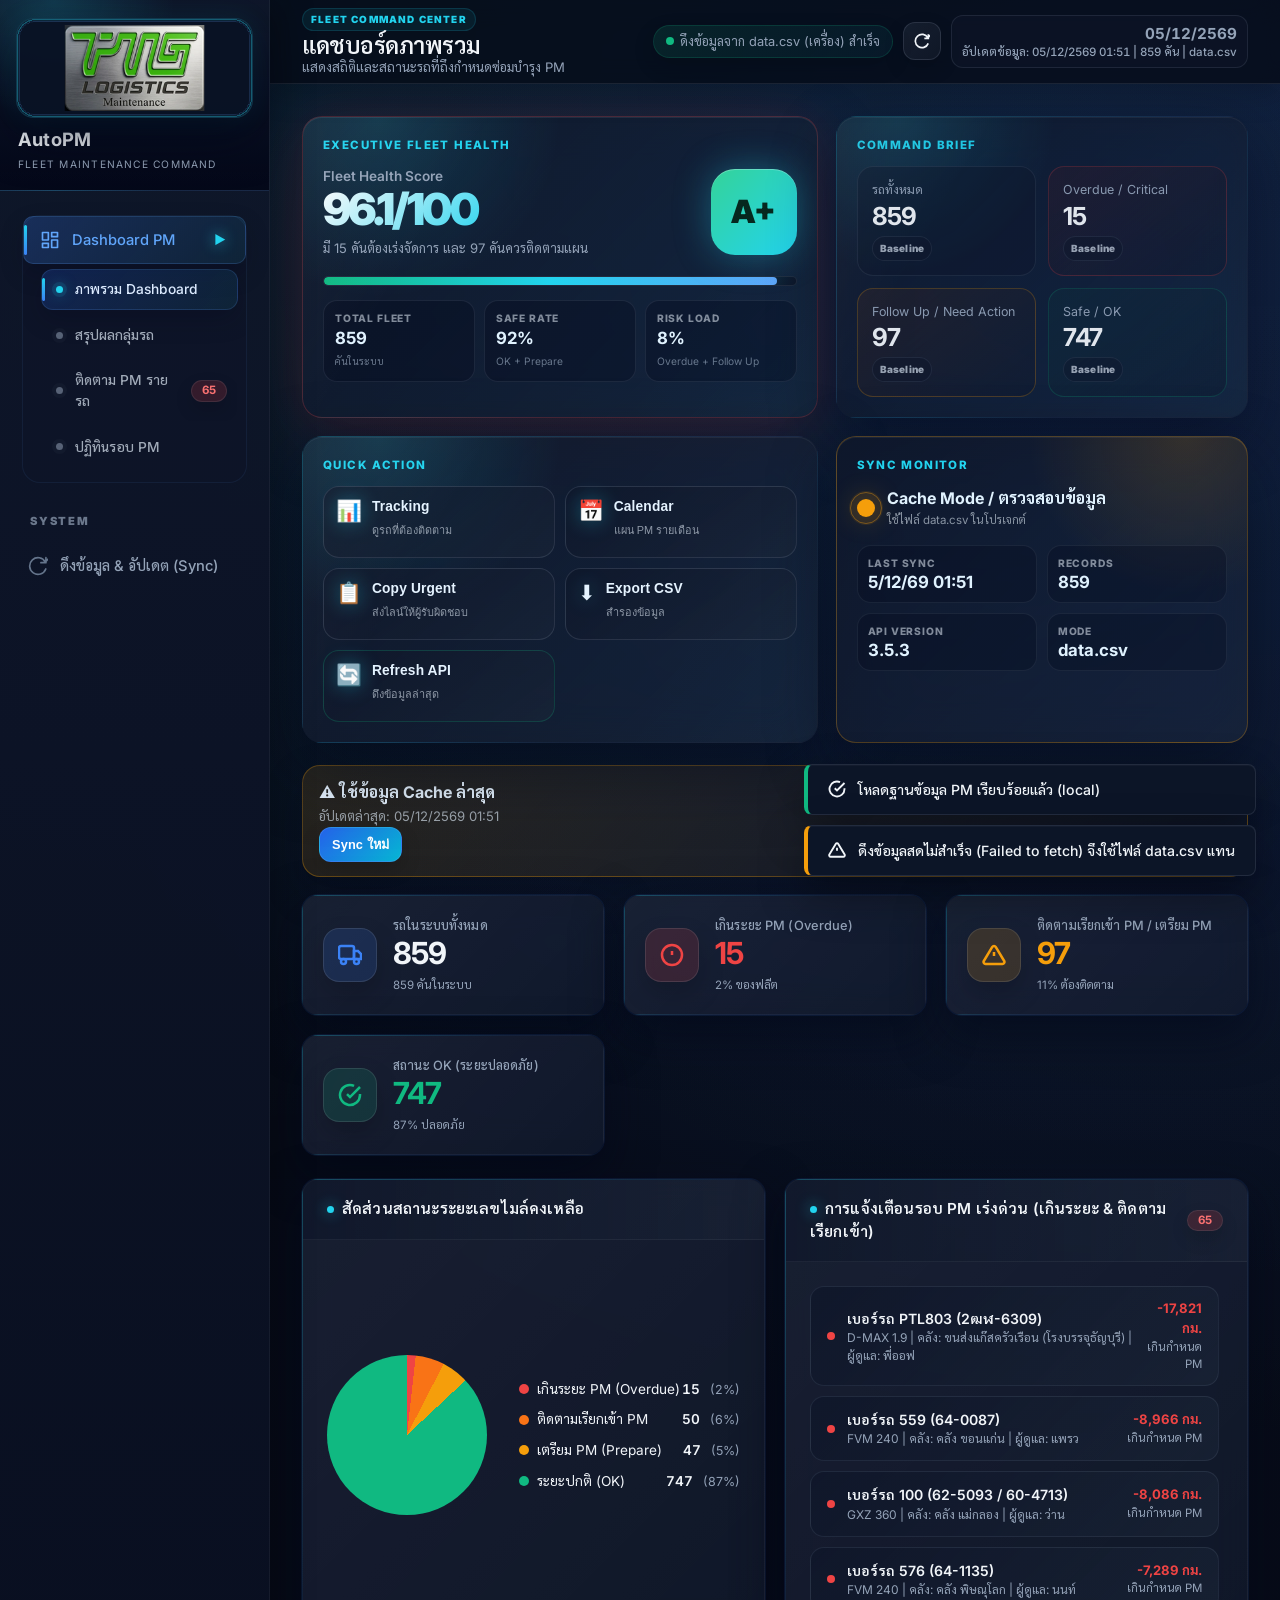
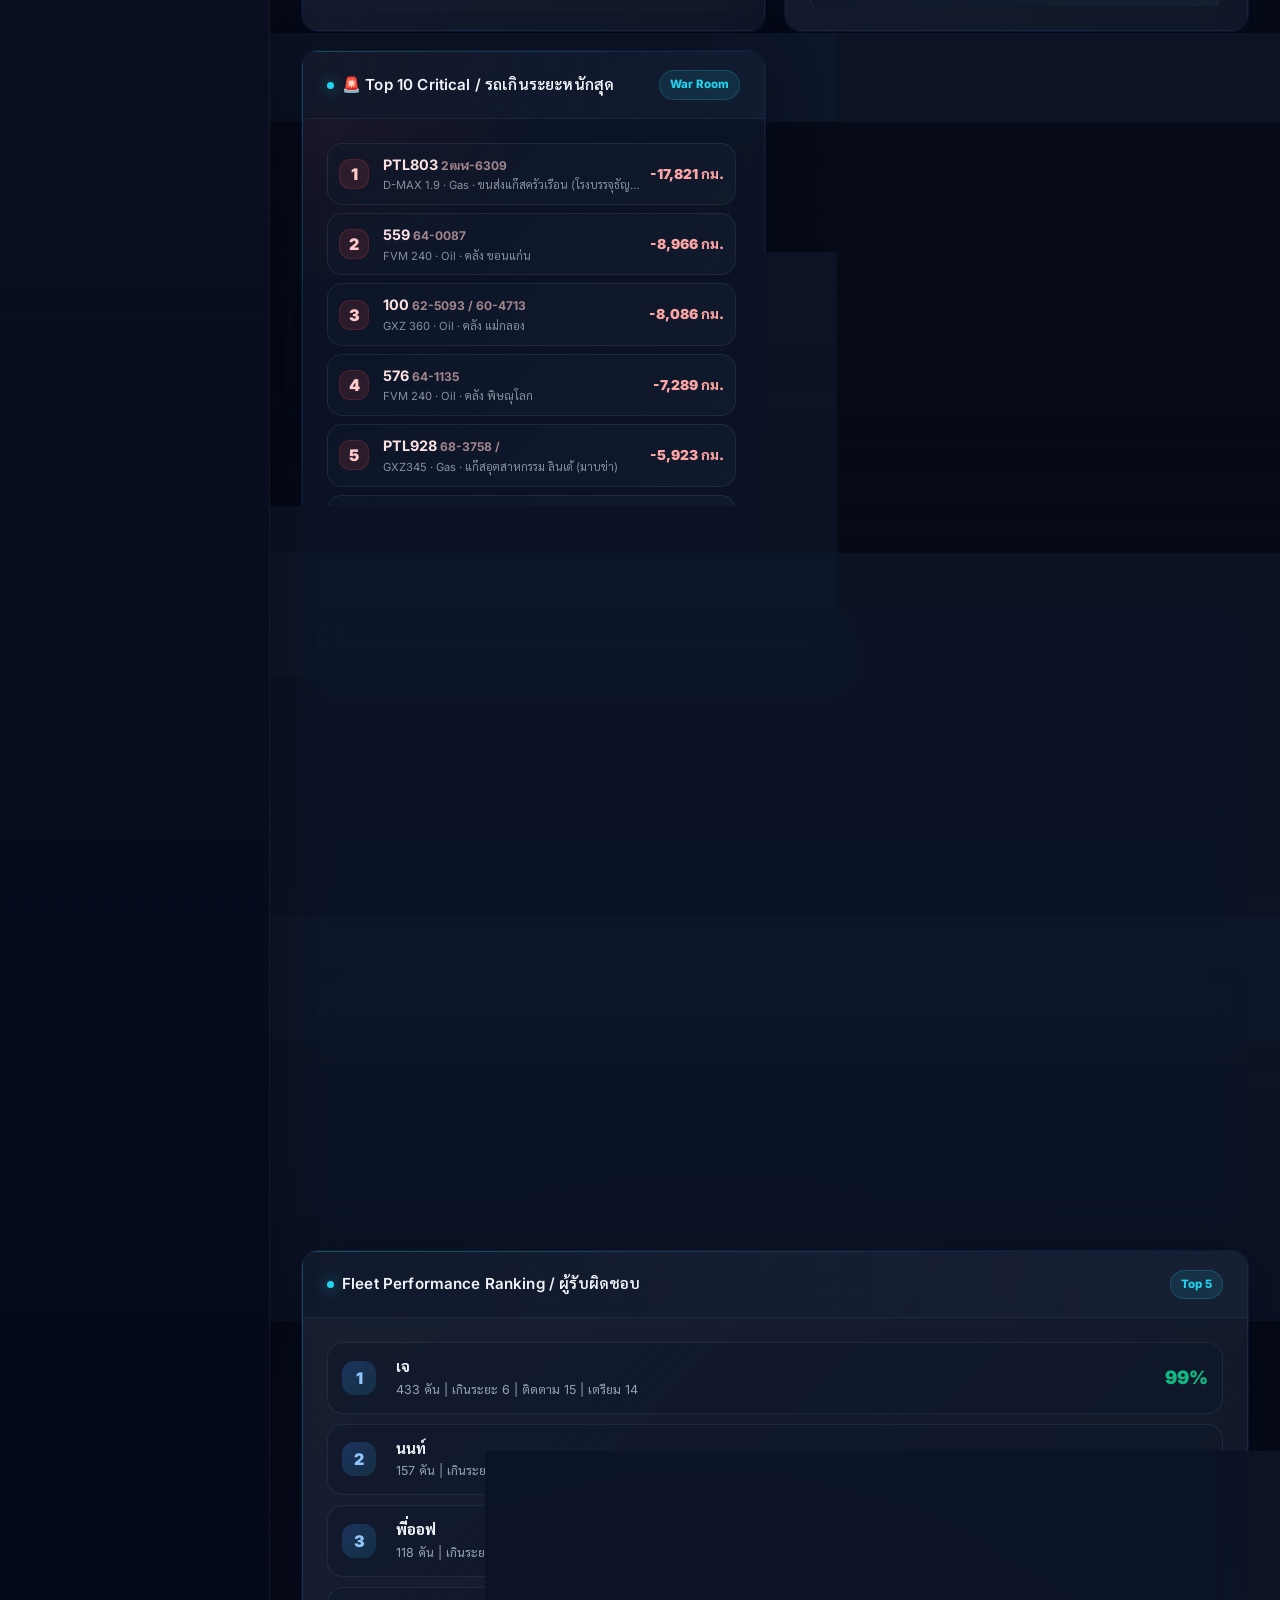
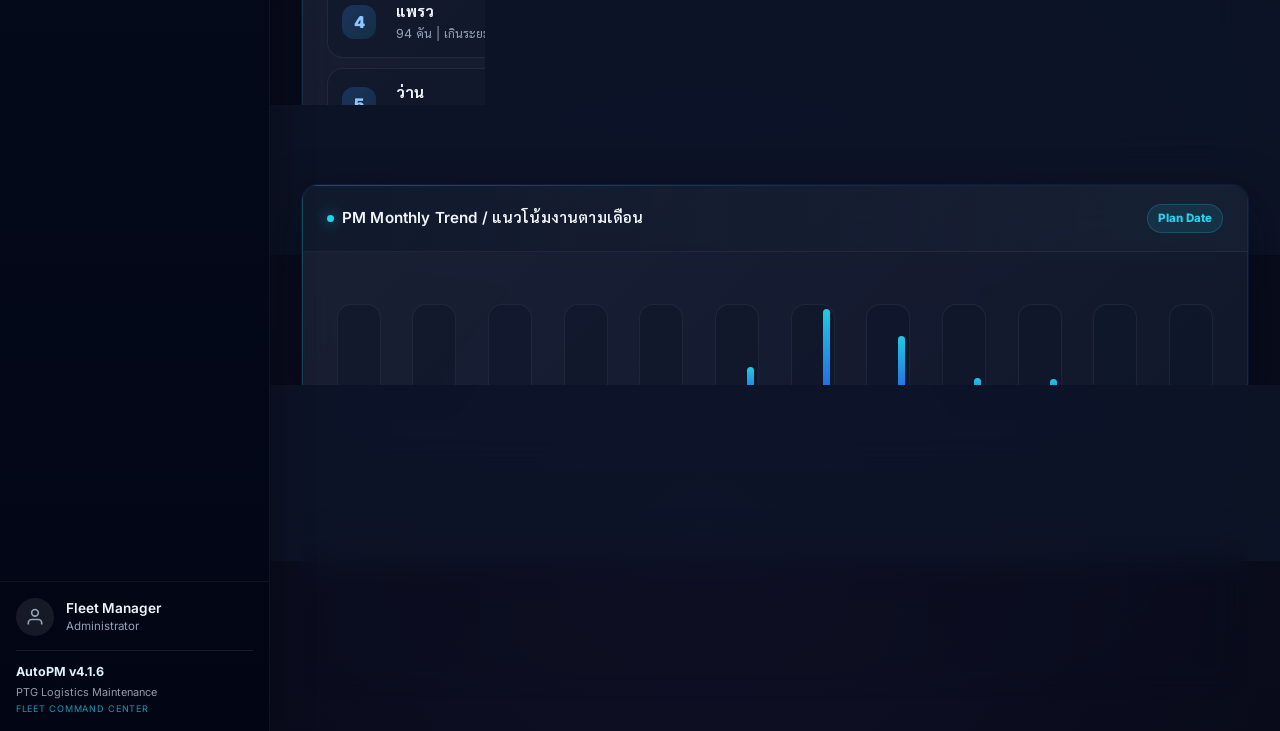
<file: autopm/index.html>
<!DOCTYPE html>
<html lang="th">
<head>
    <meta charset="UTF-8">
    <meta name="viewport" content="width=device-width, initial-scale=1.0">
    <title>AutoPM - ระบบติดตามการซ่อมบำรุงและรอบรถ PM</title>
    <!-- Google Fonts: Inter & Sarabun -->
    <link rel="preconnect" href="https://fonts.googleapis.com">
    <link rel="preconnect" href="https://fonts.gstatic.com" crossorigin>
    <link href="https://fonts.googleapis.com/css2?family=Inter:wght@300;400;500;600;700&family=Sarabun:wght@300;400;500;600;700&display=swap" rel="stylesheet">
    <link rel="stylesheet" href="style.css">
</head>
<body>
    <div class="app-container">
        <!-- Sidebar Navigation -->
        <aside class="sidebar" id="sidebar">
            <div class="brand brand-ptg">
                <div class="logo-image-card">
                    <img src="assets/ptg-logo-maintenance.png" alt="PTG Logistics Maintenance">
                </div>
                <div class="brand-text brand-text-compact">
                    <h1>AutoPM</h1>
                    <span>Fleet Maintenance Command</span>
                </div>
            </div>
            
            <nav class="nav-menu">
                <div class="nav-group open" id="nav-dashboard-group">
                    <a href="#" class="nav-item nav-parent active" data-target="dashboard">
                        <svg viewBox="0 0 24 24" width="20" height="20" stroke="currentColor" stroke-width="2" fill="none" stroke-linecap="round" stroke-linejoin="round"><rect x="3" y="3" width="7" height="9"></rect><rect x="14" y="3" width="7" height="5"></rect><rect x="14" y="12" width="7" height="9"></rect><rect x="3" y="16" width="7" height="5"></rect></svg>
                        <span>Dashboard PM</span>
                        <span class="nav-chevron">▶</span>
                    </a>
                    <div class="nav-submenu">
                        <a href="#" class="nav-item nav-subitem active" data-target="dashboard">
                            <span class="nav-dot"></span><span>ภาพรวม Dashboard</span>
                        </a>
                        <a href="#" class="nav-item nav-subitem" data-target="summary">
                            <span class="nav-dot"></span><span>สรุปผลกลุ่มรถ</span>
                        </a>
                        <a href="#" class="nav-item nav-subitem" data-target="fleet">
                            <span class="nav-dot"></span><span>ติดตาม PM รายรถ</span>
                            <span class="badge badge-danger" id="fleet-badge-warning" style="display:none;">0</span>
                        </a>
                        <a href="#" class="nav-item nav-subitem" data-target="calendar">
                            <span class="nav-dot"></span><span>ปฏิทินรอบ PM</span>
                        </a>
                    </div>
                </div>
                <div class="nav-section-label">System</div>
                <a href="#" class="nav-item" data-target="sync">
                    <svg viewBox="0 0 24 24" width="20" height="20" stroke="currentColor" stroke-width="2" fill="none" stroke-linecap="round" stroke-linejoin="round"><path d="M21.5 2v6h-6M21.34 15.57a10 10 0 1 1-.57-8.38l5.67-5.67"></path></svg>
                    <span>ดึงข้อมูล & อัปเดต (Sync)</span>
                </a>
            </nav>

            <div class="sidebar-footer">
                <div class="user-info">
                    <div class="avatar">
                        <svg viewBox="0 0 24 24" width="20" height="20" stroke="currentColor" stroke-width="2" fill="none"><path d="M20 21v-2a4 4 0 0 0-4-4H8a4 4 0 0 0-4 4v2"></path><circle cx="12" cy="7" r="4"></circle></svg>
                    </div>
                    <div>
                        <p class="user-name">Fleet Manager</p>
                        <p class="user-role">Administrator</p>
                    </div>
                </div>
                <div class="app-version-footer">
                    <strong>AutoPM v4.1.6</strong>
                    <span>PTG Logistics Maintenance</span>
                    <small>Fleet Command Center</small>
                </div>
            </div>
        </aside>

        <!-- Main Content Area -->
        <main class="main-content">
            <header class="header">
                <button class="mobile-toggle" id="mobile-toggle">
                    <svg viewBox="0 0 24 24" width="24" height="24" stroke="currentColor" stroke-width="2" fill="none"><line x1="3" y1="12" x2="21" y2="12"></line><line x1="3" y1="6" x2="21" y2="6"></line><line x1="3" y1="18" x2="21" y2="18"></line></svg>
                </button>
                <div class="header-title-area">
                    <h2 id="page-title">แดชบอร์ดภาพรวม</h2>
                    <p id="page-subtitle">แสดงสถิติและสถานะรถที่ถึงกำหนดซ่อมบำรุง PM</p>
                </div>
                <div class="header-actions">
                    <span class="sync-status-indicator" id="sync-status">กำลังโหลดข้อมูล...</span>
                    <button class="btn btn-secondary btn-icon" id="btn-quick-sync" title="ดึงข้อมูลจาก Google Sheet ทันที">
                        <svg viewBox="0 0 24 24" width="16" height="16" stroke="currentColor" stroke-width="2.5" fill="none"><path d="M21.5 2v6h-6M21.34 15.57a10 10 0 1 1-.57-8.38l5.67-5.67"></path></svg>
                    </button>
                    <span class="system-time" id="system-time">20/06/2026</span>
                </div>
            </header>

            <div class="content-body">
                
                <!-- VIEW 1: DASHBOARD -->
                <section id="view-dashboard" class="content-view active">

                    <!-- Phase 4.1: Executive Command Center -->
                    <div class="command-center-grid">
                        <div class="command-hero-card">
                            <div class="command-eyebrow">EXECUTIVE FLEET HEALTH</div>
                            <div class="command-hero-main">
                                <div>
                                    <div class="health-score-label">Fleet Health Score</div>
                                    <div class="health-score-value" id="fleet-health-score">--</div>
                                    <div class="health-score-note" id="fleet-health-note">กำลังประเมินสุขภาพฟลีต...</div>
                                </div>
                                <div class="health-grade-badge" id="fleet-health-grade">--</div>
                            </div>
                            <div class="health-score-track"><div id="fleet-health-bar" class="health-score-fill"></div></div>
                            <div class="hero-premium-meta">
                                <div><span>Total Fleet</span><strong id="hero-total-vehicles">0</strong><small>คันในระบบ</small></div>
                                <div><span>Safe Rate</span><strong id="hero-safe-rate">0%</strong><small>OK + Prepare</small></div>
                                <div><span>Risk Load</span><strong id="hero-risk-load">0%</strong><small>Overdue + Follow Up</small></div>
                            </div>
                        </div>

                        <div class="command-brief-card primary-kpi-zone">
                            <div class="command-eyebrow">COMMAND BRIEF</div>
                            <div class="brief-grid">
                                <div class="brief-cell secondary"><span>รถทั้งหมด</span><strong id="brief-total">0</strong><em id="trend-total">Baseline</em></div>
                                <div class="brief-cell critical"><span>Overdue / Critical</span><strong id="brief-critical">0</strong><em id="trend-critical">Baseline</em></div>
                                <div class="brief-cell warning"><span>Follow Up / Need Action</span><strong id="brief-followup">0</strong><em id="trend-followup">Baseline</em></div>
                                <div class="brief-cell safe"><span>Safe / OK</span><strong id="brief-safe">0</strong><em id="trend-safe">Baseline</em></div>
                            </div>
                        </div>

                        <div class="quick-action-panel">
                            <div class="command-eyebrow">QUICK ACTION</div>
                            <div class="quick-action-cards">
                                <button class="quick-card-action" data-dashboard-action="tracking"><span>📊</span><b>Tracking</b><small>ดูรถที่ต้องติดตาม</small></button>
                                <button class="quick-card-action" data-dashboard-action="calendar"><span>📅</span><b>Calendar</b><small>แผน PM รายเดือน</small></button>
                                <button class="quick-card-action" data-dashboard-action="copyUrgent"><span>📋</span><b>Copy Urgent</b><small>ส่งไลน์ให้ผู้รับผิดชอบ</small></button>
                                <button class="quick-card-action" data-dashboard-action="exportCSV"><span>⬇</span><b>Export CSV</b><small>สำรองข้อมูล</small></button>
                                <button class="quick-card-action refresh" data-dashboard-action="refresh"><span>🔄</span><b>Refresh API</b><small>ดึงข้อมูลล่าสุด</small></button>
                            </div>
                        </div>

                        <div class="sync-monitor-card" id="sync-monitor-card">
                            <div class="command-eyebrow">SYNC MONITOR</div>
                            <div class="sync-monitor-main">
                                <span class="sync-live-dot" id="sync-monitor-dot"></span>
                                <div><strong id="sync-monitor-status">Checking...</strong><small id="sync-monitor-source">Data Source</small></div>
                            </div>
                            <div class="sync-monitor-grid">
                                <div><span>Last Sync</span><strong id="sync-monitor-last">-</strong></div>
                                <div><span>Records</span><strong id="sync-monitor-records">0</strong></div>
                                <div><span>API Version</span><strong id="sync-monitor-version">-</strong></div>
                                <div><span>Mode</span><strong id="sync-monitor-mode">-</strong></div>
                            </div>
                        </div>
                    </div>
                    <div class="dashboard-data-state" id="dashboard-data-state" style="display:none;"></div>

                    <!-- KPI Cards Grid -->
                    <div class="stats-grid premium-kpi-grid">
                        <div class="stat-card kpi-hover-card" data-kpi-hover="all">
                            <div class="stat-icon bg-primary-soft text-primary">
                                <svg viewBox="0 0 24 24" width="24" height="24" stroke="currentColor" stroke-width="2.5" fill="none"><rect x="1" y="3" width="15" height="13" rx="2" ry="2"></rect><polygon points="16 8 20 8 23 11 23 16 16 16 16 8"></polygon><circle cx="5.5" cy="18.5" r="2.5"></circle><circle cx="18.5" cy="18.5" r="2.5"></circle></svg>
                            </div>
                            <div class="stat-details">
                                <span class="stat-label">รถในระบบทั้งหมด</span>
                                <h3 class="stat-value" id="stat-total-vehicles">0</h3><span class="stat-mini" id="stat-total-note">100% ของฟลีต</span>
                            </div>
                        </div>
                        <div class="stat-card kpi-hover-card" data-kpi-hover="overdue">
                            <div class="stat-icon bg-danger-soft text-danger">
                                <svg viewBox="0 0 24 24" width="24" height="24" stroke="currentColor" stroke-width="2.5" fill="none"><circle cx="12" cy="12" r="10"></circle><line x1="12" y1="8" x2="12" y2="12"></line><line x1="12" y1="16" x2="12.01" y2="16"></line></svg>
                            </div>
                            <div class="stat-details">
                                <span class="stat-label">เกินระยะ PM (Overdue)</span>
                                <h3 class="stat-value text-danger" id="stat-overdue">0</h3><span class="stat-mini" id="stat-overdue-pct">0%</span>
                            </div>
                        </div>
                        <div class="stat-card kpi-hover-card" data-kpi-hover="watch">
                            <div class="stat-icon bg-warning-soft text-warning">
                                <svg viewBox="0 0 24 24" width="24" height="24" stroke="currentColor" stroke-width="2.5" fill="none"><path d="M10.29 3.86L1.82 18a2 2 0 0 0 1.71 3h16.94a2 2 0 0 0 1.71-3L13.71 3.86a2 2 0 0 0-3.42 0z"></path><line x1="12" y1="9" x2="12" y2="13"></line><line x1="12" y1="17" x2="12.01" y2="17"></line></svg>
                            </div>
                            <div class="stat-details">
                                <span class="stat-label">ติดตามเรียกเข้า PM / เตรียม PM</span>
                                <h3 class="stat-value text-warning" id="stat-upcoming-pm">0</h3><span class="stat-mini" id="stat-upcoming-pct">0%</span>
                            </div>
                        </div>
                        <div class="stat-card kpi-hover-card" data-kpi-hover="ok">
                            <div class="stat-icon bg-success-soft text-success">
                                <svg viewBox="0 0 24 24" width="24" height="24" stroke="currentColor" stroke-width="2.5" fill="none"><path d="M22 11.08V12a10 10 0 1 1-5.93-9.14"></path><polyline points="22 4 12 14.01 9 11.01"></polyline></svg>
                            </div>
                            <div class="stat-details">
                                <span class="stat-label">สถานะ OK (ระยะปลอดภัย)</span>
                                <h3 class="stat-value text-success" id="stat-ok-status">0</h3><span class="stat-mini" id="stat-ok-pct">0%</span>
                            </div>
                        </div>
                    </div>

                    <!-- Dashboard Layout Details -->
                    <div class="dashboard-grid">
                        <!-- Chart Card -->
                        <div class="dashboard-card chart-container-card">
                            <div class="card-header">
                                <h4 class="card-title">สัดส่วนสถานะระยะเลขไมล์คงเหลือ</h4>
                            </div>
                            <div class="card-body flex-row justify-center align-center">
                                <div class="custom-chart-wrapper">
                                    <div class="donut-chart-container">
                                        <div class="donut-chart" id="status-donut-chart">
                                            <div class="donut-center">
                                                <span class="donut-number" id="donut-total">0</span>
                                                <span class="donut-text">คันทั้งหมด</span>
                                            </div>
                                        </div>
                                    </div>
                                    <div class="chart-legend" id="status-chart-legend">
                                        <!-- Populated dynamically -->
                                    </div>
                                </div>
                            </div>
                        </div>

                        <!-- Alerts and Urgent Items -->
                        <div class="dashboard-card alerts-card">
                            <div class="card-header justify-between">
                                <h4 class="card-title">การแจ้งเตือนรอบ PM เร่งด่วน (เกินระยะ & ติดตามเรียกเข้า)</h4>
                                <span class="badge badge-danger" id="alert-count-badge">0</span>
                            </div>
                            <div class="card-body">
                                <div class="alert-list" id="alert-list-container">
                                    <!-- Populated dynamically -->
                                </div>
                            </div>
                        </div>

                        <div class="dashboard-card top-critical-card">
                            <div class="card-header justify-between">
                                <h4 class="card-title">🚨 Top 10 Critical / รถเกินระยะหนักสุด</h4>
                                <span class="command-mini-badge">War Room</span>
                            </div>
                            <div class="card-body">
                                <div class="top-critical-list" id="top-critical-list"></div>
                            </div>
                        </div>

                        <!-- Business Type / Fleet Summary Chart -->
                        <div class="dashboard-card span-2">
                            <div class="card-header">
                                <h4 class="card-title">อัตราส่วนและปริมาณแผน PM ตามประเภทธุรกิจ</h4>
                            </div>
                            <div class="card-body">
                                <div class="business-summary-grid" id="business-summary-bars">
                                    <!-- Populated dynamically with bars -->
                                </div>
                            </div>
                        </div>

                        <div class="dashboard-card span-2 vehicle-type-mix-card">
                            <div class="card-header justify-between">
                                <h4 class="card-title">Vehicle Type Mix / สัดส่วนประเภทรถ</h4>
                                <span class="command-mini-badge">Column AL</span>
                            </div>
                            <div class="card-body">
                                <div class="vehicle-type-mix" id="vehicle-type-mix"></div>
                            </div>
                        </div>

                        <div class="dashboard-card span-2 command-ranking-card">
                            <div class="card-header justify-between">
                                <h4 class="card-title">Fleet Performance Ranking / ผู้รับผิดชอบ</h4>
                                <span class="command-mini-badge">Top 5</span>
                            </div>
                            <div class="card-body">
                                <div class="responsible-ranking" id="responsible-ranking-list"></div>
                            </div>
                        </div>

                        <div class="dashboard-card span-2 command-trend-card">
                            <div class="card-header justify-between">
                                <h4 class="card-title">PM Monthly Trend / แนวโน้มงานตามเดือน</h4>
                                <span class="command-mini-badge">Plan Date</span>
                            </div>
                            <div class="card-body">
                                <div class="monthly-trend" id="monthly-trend-bars"></div>
                            </div>
                        </div>

                        <div class="status-definition-card span-2">
                            <div class="status-definition-header">
                                <span class="info-dot">i</span>
                                <div>
                                    <strong>นิยามสถานะ PM จากระยะคงเหลือ (กม.)</strong>
                                    <p>ใช้เกณฑ์เดียวกันทั้ง Dashboard, Summary, Tracking และ Calendar เพื่อให้ผู้ใช้งานตีความตรงกัน</p>
                                </div>
                            </div>
                            <div class="status-definition-grid">
                                <div class="status-definition-item danger"><span>🔴 เกินระยะ PM</span><strong>&lt; -2,000 กม.</strong><small>เกินรอบ PM มากกว่า 2,000 กม. ควรเร่งติดตามเข้าดำเนินการ</small></div>
                                <div class="status-definition-item orange"><span>🟠 ติดตามเรียกเข้า PM</span><strong>-2,000 ถึง 2,000 กม.</strong><small>อยู่ในช่วงต้องประสานเรียกเข้าทำ PM</small></div>
                                <div class="status-definition-item warning"><span>🟡 เตรียม PM</span><strong>2,001 ถึง 4,000 กม.</strong><small>วางแผนคิวรถ อะไหล่ และผู้รับผิดชอบล่วงหน้า</small></div>
                                <div class="status-definition-item success"><span>🟢 OK</span><strong>&gt; 4,000 กม.</strong><small>ยังอยู่ในระยะปลอดภัยก่อนถึงรอบ PM</small></div>
                            </div>
                            <div class="status-definition-footnote">อ้างอิงจากสูตร: Y &lt; -2000 = เกินระยะPM, Y ≤ 2000 = ติดตามเรียกเข้า PM, Y ≤ 4000 = เตรียมPM, Y &gt; 4000 = OK</div>
                        </div>
                    </div>
                </section>

                <!-- VIEW 2: SUMMARY BY GROUP -->
                <section id="view-summary" class="content-view">
                    <div class="summary-tabs">
                        <button class="tab-btn active" data-group-by="business">แยกประเภทธุรกิจ</button>
                        <button class="tab-btn" data-group-by="fleet">ประจำคลังโยกฟลีต</button>
                        <button class="tab-btn" data-group-by="model">รุ่นรถ (Vehicle Model)</button>
                        <button class="tab-btn" data-group-by="vehicleType">ประเภทรถ</button>
                        <button class="tab-btn" data-group-by="responsible">ผู้รับผิดชอบ</button>
                    </div>

                    <div class="dashboard-card" style="margin-top: 1.25rem;">
                        <div class="card-header">
                            <h4 class="card-title" id="summary-table-title">สรุปรายงานแบ่งตามประเภทธุรกิจ</h4>
                        </div>
                        <div class="table-container">
                            <table class="data-table" id="summary-data-table">
                                <thead>
                                    <tr>
                                        <th id="summary-col-name">ประเภทธุรกิจ</th>
                                        <th>จำนวนรถทั้งหมด</th>
                                        <th title="ระยะคงเหลือต่ำกว่า -2,000 กม.">เกินระยะ PM 🔴</th>
                                        <th title="ระยะคงเหลือ -2,000 ถึง 2,000 กม.">ติดตามเรียกเข้า PM 🟠</th>
                                        <th title="ระยะคงเหลือ 2,001 ถึง 4,000 กม.">เตรียม PM 🟡</th>
                                        <th title="ระยะคงเหลือมากกว่า 4,000 กม.">ปลอดภัย (OK) 🟢</th>
                                        <th>เปอร์เซ็นต์รถปลอดภัย</th>
                                    </tr>
                                </thead>
                                <tbody id="summary-table-body">
                                    <!-- Populated dynamically -->
                                </tbody>
                            </table>
                        </div>
                    </div>

                    <div class="status-definition-card compact">
                        <div class="status-definition-header">
                            <span class="info-dot">i</span>
                            <div>
                                <strong>นิยามสถานะ PM</strong>
                                <p>ใช้ระยะคงเหลือ Column Y เป็นตัวตัดสถานะ เพื่อให้ผู้บริหารและผู้ใช้งานอ่านค่าเหมือนกัน</p>
                            </div>
                        </div>
                        <div class="status-definition-grid">
                            <div class="status-definition-item danger"><span>🔴 เกินระยะ PM</span><strong>&lt; -2,000 กม.</strong><small>ต้องเร่งติดตามเข้าทำ PM</small></div>
                            <div class="status-definition-item orange"><span>🟠 ติดตามเรียกเข้า PM</span><strong>-2,000 ถึง 2,000 กม.</strong><small>อยู่ในช่วงเรียกเข้าทำ PM</small></div>
                            <div class="status-definition-item warning"><span>🟡 เตรียม PM</span><strong>2,001 ถึง 4,000 กม.</strong><small>เตรียมคิวรถและอะไหล่</small></div>
                            <div class="status-definition-item success"><span>🟢 OK</span><strong>&gt; 4,000 กม.</strong><small>ยังอยู่ในระยะปลอดภัย</small></div>
                        </div>
                    </div>
                </section>

                <!-- VIEW 3: FLEET PM LIST & TRACKING -->
                <section id="view-fleet" class="content-view">
                    <div class="action-bar flex-column align-stretch">
                        <!-- Quick Status Tabs -->
                        <div class="status-quick-filters">
                            <button class="status-tab active" data-status="all">รถทั้งหมด (<span id="count-quick-all">0</span>)</button>
                            <button class="status-tab text-danger" data-status="เกินระยะPM">เกินระยะPM (<span id="count-quick-overdue">0</span>)</button>
                            <button class="status-tab text-warning-orange" data-status="ติดตามเรียกเข้า PM">ติดตามเรียกเข้า (<span id="count-quick-call">0</span>)</button>
                            <button class="status-tab text-warning" data-status="เตรียมPM">เตรียมPM (<span id="count-quick-prepare">0</span>)</button>
                            <button class="status-tab text-success" data-status="OK">OK (<span id="count-quick-ok">0</span>)</button>
                        </div>

                        <!-- Filters Row -->
                        <div class="search-filter-group" style="margin-top: 1rem;">
                            <div class="search-input-wrapper">
                                <svg class="search-icon" viewBox="0 0 24 24" width="16" height="16" stroke="currentColor" stroke-width="2" fill="none"><circle cx="11" cy="11" r="8"></circle><line x1="21" y1="21" x2="16.65" y2="16.65"></line></svg>
                                <input type="text" id="fleet-search-input" placeholder="ค้นหา เบอร์รถ, ทะเบียนรถ, รุ่นรถ...">
                            </div>
                            <div class="select-wrapper">
                                <select id="fleet-filter-business">
                                    <option value="all">ทุกธุรกิจขนส่ง</option>
                                    <!-- Loaded dynamically -->
                                </select>
                            </div>
                            <div class="select-wrapper">
                                <select id="fleet-filter-fleet">
                                    <option value="all">ทุกคลังโยกฟลีต</option>
                                    <!-- Loaded dynamically -->
                                </select>
                            </div>
                            <div class="select-wrapper">
                                <select id="fleet-filter-model">
                                    <option value="all">ทุกรุ่นรถ</option>
                                    <!-- Loaded dynamically -->
                                </select>
                            </div>
                            <div class="select-wrapper">
                                <select id="fleet-filter-vehicle-type">
                                    <option value="all">ทุกประเภทรถ</option>
                                    <!-- Loaded dynamically -->
                                </select>
                            </div>
                            <div class="select-wrapper">
                                <select id="fleet-filter-model-year">
                                    <option value="all">ทุก M/Y</option>
                                    <!-- Loaded dynamically -->
                                </select>
                            </div>
                            <div class="select-wrapper">
                                <select id="fleet-filter-responsible">
                                    <option value="all">ผู้รับผิดชอบทั้งหมด</option>
                                    <!-- Loaded dynamically -->
                                </select>
                            </div>
                            <button class="calendar-reset-btn fleet-reset-btn" id="fleet-reset-filters">Reset filter</button>
                            <div class="select-wrapper">
                                <select id="fleet-sort-by">
                                    <option value="id-asc">เบอร์รถ (น้อย-มาก)</option>
                                    <option value="id-desc">เบอร์รถ (มาก-น้อย)</option>
                                    <option value="remaining-asc">ระยะคงเหลือ (น้อย-มาก)</option>
                                    <option value="remaining-desc">ระยะคงเหลือ (มาก-น้อย)</option>
                                    <option value="plan-asc">วันที่ Plan (ใกล้-ไกล)</option>
                                    <option value="plan-desc">วันที่ Plan (ไกล-ใกล้)</option>
                                </select>
                            </div>
                        </div>
                    </div>

                    <div class="table-container">
                        <table class="data-table" id="fleet-table">
                            <thead>
                                <tr>
                                    <th>เบอร์รถ</th>
                                    <th>ทะเบียนรถ</th>
                                    <th>รุ่นรถ / ประเภทรถ</th>
                                    <th>ประเภทธุรกิจ / ประจำคลัง</th>
                                    <th class="text-right">KM ล่าสุด (วันที่)</th>
                                    <th class="text-right">KM ครั้งถัดไป</th>
                                    <th class="text-right">ระยะคงเหลือ (กม.)</th>
                                    <th>ประมาณการ Plan</th>
                                    <th>ผู้รับผิดชอบ</th>
                                    <th>สถานะ</th>
                                    <th class="text-center">การจัดการ</th>
                                </tr>
                            </thead>
                            <tbody id="fleet-table-body">
                                <!-- Populated dynamically -->
                            </tbody>
                        </table>
                        
                        <!-- Table Pagination -->
                        <div class="table-pagination">
                            <div class="pagination-info">
                                แสดงผล <span id="pagination-start">0</span> ถึง <span id="pagination-end">0</span> จาก <span id="pagination-total">0</span> รายการ
                            </div>
                            <div class="pagination-controls">
                                <button class="btn btn-secondary btn-sm" id="btn-prev-page">ก่อนหน้า</button>
                                <span id="pagination-page-nums"></span>
                                <button class="btn btn-secondary btn-sm" id="btn-next-page">ถัดไป</button>
                            </div>
                        </div>

                        <div class="empty-state" id="fleet-empty-state" style="display: none;">
                            <svg viewBox="0 0 24 24" width="48" height="48" stroke="currentColor" stroke-width="1.5" fill="none"><circle cx="12" cy="12" r="10"></circle><path d="M8 12h8"></path></svg>
                            <p>ไม่พบข้อมูลรถยนต์ตรงกับเงื่อนไขที่กำหนด</p>
                        </div>
                    </div>
                </section>

                <!-- VIEW 4: PM CALENDAR -->
                <section id="view-calendar" class="content-view">
                    <div class="action-bar calendar-range-panel">
                        <div class="range-panel-header">
                            <div>
                                <h4 class="card-title">ตัวกรองช่วงเวลา / สรุปจำนวนรถเข้า PM</h4>
                                <p class="panel-subtitle">เลือกช่วงวันที่ แล้วดูจำนวนรถเข้า PM แยกตามธุรกิจขนส่งหรือคลังโยกฟลีต</p>
                            </div>
                            <div class="range-summary-pill" id="calendar-range-total">0 คัน</div>
                        </div>
                        <div class="search-filter-group calendar-range-controls">
                            <div class="date-field-wrapper">
                                <label>ตั้งแต่วันที่</label>
                                <input type="date" id="calendar-date-start">
                            </div>
                            <div class="date-field-wrapper">
                                <label>ถึงวันที่</label>
                                <input type="date" id="calendar-date-end">
                            </div>
                            <div class="select-wrapper">
                                <select id="calendar-period-mode">
                                    <option value="custom">กำหนดเอง</option>
                                    <option value="week">Weekly</option>
                                    <option value="month" selected>Month</option>
                                    <option value="year">Year</option>
                                </select>
                            </div>
                            <div class="select-wrapper">
                                <select id="calendar-date-source">
                                    <option value="planDate" selected>วันที่ Plan (AG)</option>
                                    <option value="lastChangeDate">วันที่เข้าเปลี่ยนล่าสุด (AI)</option>
                                </select>
                            </div>
                            <div class="select-wrapper">
                                <select id="calendar-summary-group">
                                    <option value="businessType">สรุปตามธุรกิจขนส่ง</option>
                                    <option value="fleet">สรุปตามคลังโยกฟลีต</option>
                                </select>
                            </div>
                            <div class="select-wrapper">
                                <select id="calendar-filter-business">
                                    <option value="all">ทุกธุรกิจขนส่ง</option>
                                </select>
                            </div>
                            <div class="select-wrapper">
                                <select id="calendar-filter-fleet">
                                    <option value="all">ทุกคลังโยกฟลีต</option>
                                </select>
                            </div>
                            <button class="btn-secondary calendar-reset-btn" id="calendar-reset-filters" type="button">
                                Reset ฟิลเตอร์
                            </button>
                        </div>
                        <div class="range-summary-grid" id="calendar-range-summary">
                            <!-- Generated dynamically -->
                        </div>
                    </div>
                    <div class="calendar-layout">
                        <!-- Calendar Widget -->
                        <div class="calendar-card">
                            <div class="calendar-header-controls">
                                <button class="btn-icon" id="btn-prev-month">
                                    <svg viewBox="0 0 24 24" width="20" height="20" stroke="currentColor" stroke-width="2" fill="none"><polyline points="15 18 9 12 15 6"></polyline></svg>
                                </button>
                                <h3 id="calendar-month-year">มิถุนายน 2026</h3>
                                <button class="btn-icon" id="btn-next-month">
                                    <svg viewBox="0 0 24 24" width="20" height="20" stroke="currentColor" stroke-width="2" fill="none"><polyline points="9 18 15 12 9 6"></polyline></svg>
                                </button>
                            </div>
                            <div class="calendar-grid-header">
                                <div>อา.</div>
                                <div>จ.</div>
                                <div>อ.</div>
                                <div>พ.</div>
                                <div>พฤ.</div>
                                <div>ศ.</div>
                                <div>ส.</div>
                            </div>
                            <div class="calendar-grid-days" id="calendar-days">
                                <!-- Generated dynamically -->
                            </div>
                        </div>

                        <!-- Calendar details panel -->
                        <div class="calendar-detail-card">
                            <div class="card-header justify-between">
                                <h4 class="card-title" id="calendar-detail-date">งานประจำวัน</h4>
                                <span class="badge badge-primary" id="calendar-day-count-badge">0 คัน</span>
                            </div>
                            <div class="card-body">
                                <div class="calendar-detail-list" id="calendar-detail-list">
                                    <p class="text-center text-muted">เลือกวันที่บนปฏิทินเพื่อแสดงรายการรอบรถเข้า PM</p>
                                </div>
                            </div>
                        </div>
                    </div>
                </section>

                <!-- VIEW 5: DATA SYNC & SETTINGS -->
                <section id="view-sync" class="content-view">
                    <div class="settings-grid">
                        <div class="settings-card">
                            <div class="card-header">
                                <h4 class="card-title">เชื่อมโยงข้อมูลกับ Google Sheets</h4>
                            </div>
                            <div class="card-body">
                                <p class="settings-desc">ดึงข้อมูลรอบการทำ PM ล่าสุดโดยตรงผ่าน API สาธารณะของ Google Sheets เพื่ออัพเดทตารางซ่อมบำรุงและกิโลเมตรเรียลไทม์</p>
                                
                                <div class="form-group" style="margin-top: 1rem;">
                                    <label for="google-sheet-url">Google Sheet API URL / CSV Link</label>
                                    <input type="text" id="google-sheet-url" class="form-input-full" value="https://docs.google.com/spreadsheets/d/1oemunoZgjantmm9dtwU5-6F6QeQ6pVafncEtuE3Imk8/export?format=csv&gid=0" placeholder="Apps Script Web App URL หรือ CSV export URL">
                                    <small class="text-muted">รองรับ Apps Script Web App URL (JSON) หรือ Google Sheets CSV และควรเปิดสิทธิ์ให้เข้าถึงได้</small>
                                </div>

                                <div class="settings-actions-group" style="margin-top: 1.5rem;">
                                    <button class="btn btn-primary" id="btn-fetch-live">
                                        <svg viewBox="0 0 24 24" width="16" height="16" stroke="currentColor" stroke-width="2" fill="none"><path d="M21.5 2v6h-6M21.34 15.57a10 10 0 1 1-.57-8.38l5.67-5.67"></path></svg>
                                        <span>ดึงข้อมูลล่าสุดจาก API / Google Sheets</span>
                                    </button>
                                    
                                    <button class="btn btn-secondary" id="btn-fetch-local">
                                        <svg viewBox="0 0 24 24" width="16" height="16" stroke="currentColor" stroke-width="2" fill="none"><path d="M21 15v4a2 2 0 0 1-2 2H5a2 2 0 0 1-2-2v-4"></path><polyline points="17 8 12 3 7 8"></polyline><line x1="12" y1="3" x2="12" y2="15"></line></svg>
                                        <span>โหลดข้อมูลจากไฟล์สำรองเครื่อง (data.csv)</span>
                                    </button>
                                </div>
                            </div>
                        </div>

                        <div class="settings-card">
                            <div class="card-header">
                                <h4 class="card-title">สำรองและส่งออกข้อมูล (Offline Backup)</h4>
                            </div>
                            <div class="card-body">
                                <p class="settings-desc">คุณสามารถส่งออกข้อมูลในระบบเป็นไฟล์ Excel/CSV หรือสำรองข้อมูลเพื่อใช้ในกรณีไม่มีการเชื่อมต่อเครือข่ายอินเทอร์เน็ต</p>
                                
                                <div class="settings-actions-group" style="margin-top: 1.5rem;">
                                    <button class="btn btn-secondary" id="btn-export-csv">
                                        <svg viewBox="0 0 24 24" width="16" height="16" stroke="currentColor" stroke-width="2" fill="none"><path d="M21 15v4a2 2 0 0 1-2 2H5a2 2 0 0 1-2-2v-4"></path><polyline points="7 10 12 15 17 10"></polyline><line x1="12" y1="15" x2="12" y2="3"></line></svg>
                                        <span>ส่งออกเป็นไฟล์ Excel / CSV</span>
                                    </button>

                                    <button class="btn btn-secondary" id="btn-export-json">
                                        <svg viewBox="0 0 24 24" width="16" height="16" stroke="currentColor" stroke-width="2" fill="none"><path d="M21 15v4a2 2 0 0 1-2 2H5a2 2 0 0 1-2-2v-4"></path><polyline points="17 21 17 13 7 13 7 21"></polyline><polyline points="7 3 7 8 15 8"></polyline></svg>
                                        <span>สำรองข้อมูลเป็นไฟล์ JSON (Backup JSON)</span>
                                    </button>
                                </div>
                            </div>
                        </div>
                    </div>
                </section>
            </div>
        </main>
    </div>

    <!-- MODAL: VEHICLE DETAIL & MAINTENANCE TASKS TIMELINE -->
    <div class="modal-backdrop" id="vehicle-modal">
        <div class="modal-card modal-large">
            <div class="modal-header">
                <div class="modal-header-info">
                    <span class="modal-badge-status" id="modal-vehicle-status">OK</span>
                    <h3 id="modal-vehicle-title">รายละเอียดรอบรถ PM</h3>
                    <p id="modal-vehicle-subtitle">เบอร์รถ: - | ทะเบียน: -</p>
                </div>
                <button class="btn-close" id="btn-close-modal">
                    <svg viewBox="0 0 24 24" width="20" height="20" stroke="currentColor" stroke-width="2" fill="none"><line x1="18" y1="6" x2="6" y2="18"></line><line x1="6" y1="6" x2="18" y2="18"></line></svg>
                </button>
            </div>
            
            <div class="modal-body">
                <!-- Top Section: Grid details & Mileage Gauge -->
                <div class="vehicle-detail-top-grid">
                    <!-- Basic Info Table -->
                    <div class="modal-sub-card">
                        <h4 class="sub-card-title">ข้อมูลยานพาหนะ</h4>
                        <div class="info-list-grid">
                            <div class="info-item">
                                <span class="info-label">เบอร์รถ:</span>
                                <span class="info-value" id="md-vehicle-no">-</span>
                            </div>
                            <div class="info-item">
                                <span class="info-label">ทะเบียนรถ:</span>
                                <span class="info-value" id="md-license">-</span>
                            </div>
                            <div class="info-item">
                                <span class="info-label">รุ่นรถ:</span>
                                <span class="info-value" id="md-model">-</span>
                            </div>
                            <div class="info-item">
                                <span class="info-label">ประเภทรถ:</span>
                                <span class="info-value" id="md-vehicle-type">-</span>
                            </div>
                            <div class="info-item">
                                <span class="info-label">ประเภทธุรกิจ:</span>
                                <span class="info-value" id="md-business">-</span>
                            </div>
                            <div class="info-item">
                                <span class="info-label">ประจำคลังโยกฟลีต:</span>
                                <span class="info-value" id="md-fleet">-</span>
                            </div>
                            <div class="info-item">
                                <span class="info-label">ผู้รับผิดชอบดูแล:</span>
                                <span class="info-value text-primary" id="md-responsible">-</span>
                            </div>
                        </div>
                    </div>

                    <!-- Mileage Gauge Visualizer -->
                    <div class="modal-sub-card">
                        <h4 class="sub-card-title">สถานะเข็มไมล์และระยะคงเหลือ (PM Odometer)</h4>
                        <div class="mileage-meter-wrapper">
                            <div class="mileage-gauge-arc">
                                <svg class="gauge-svg" viewBox="0 0 200 100">
                                    <path d="M 20 90 A 80 80 0 0 1 180 90" fill="none" stroke="#222f3e" stroke-width="12" stroke-linecap="round"/>
                                    <path class="gauge-fill" id="md-gauge-fill" d="M 20 90 A 80 80 0 0 1 180 90" fill="none" stroke="#10ac84" stroke-width="12" stroke-linecap="round" stroke-dasharray="251.2" stroke-dashoffset="251.2"/>
                                </svg>
                                <div class="gauge-center-info">
                                    <span class="gauge-remaining-val" id="md-remaining-km">- กม.</span>
                                    <span class="gauge-remaining-lbl">ระยะทางคงเหลือ</span>
                                </div>
                            </div>
                            <div class="mileage-kpi-row">
                                <div>
                                    <span class="kpi-label">ไมล์บันทึกล่าสุด</span>
                                    <strong id="md-last-km">-</strong>
                                    <span class="kpi-date" id="md-last-km-date">-</span>
                                </div>
                                <div class="text-right">
                                    <span class="kpi-label">ไมล์กำหนด PM ครั้งถัดไป</span>
                                    <strong id="md-next-km">-</strong>
                                    <span class="kpi-date" id="md-plan-date">ประมาณการ: -</span>
                                </div>
                            </div>
                        </div>
                    </div>
                </div>

                <!-- Middle Section: Yearly Timeline -->
                <div class="modal-sub-card" style="margin-top: 1.25rem;">
                    <h4 class="sub-card-title">ปฏิทินแผนซ่อมบำรุงประจำปี 2026 (Monthly Schedule Timeline)</h4>
                    <p class="text-muted" style="font-size:0.75rem; margin-top:-0.5rem; margin-bottom:1rem;">แสดงโค้ดสัญลักษณ์สัปดาห์รอบเข้า PM ของแต่ละเดือนตามแผนงาน</p>
                    <div class="monthly-timeline" id="md-monthly-timeline">
                        <!-- Populated dynamically (12 months list) -->
                    </div>
                </div>

                <!-- Bottom Section: Generated PM Tasks list -->
                <div class="modal-sub-card" style="margin-top: 1.25rem;">
                    <h4 class="sub-card-title">ตารางการติดตามและสิทธิ์ซ่อมบำรุงในรอบงาน PM (Task Details)</h4>
                    <div class="table-container no-shadow" style="max-height: 250px;">
                        <table class="data-table">
                            <thead>
                                <tr>
                                    <th>ชื่องาน PM</th>
                                    <th>รายละเอียด / รอบระยะที่กำหนด</th>
                                    <th>วันที่เข้าแผน</th>
                                    <th>วันครบกำหนด (Deadline)</th>
                                    <th>สถานะดำเนินงาน</th>
                                </tr>
                            </thead>
                            <tbody id="md-tasks-table-body">
                                <!-- Populated dynamically -->
                            </tbody>
                        </table>
                    </div>
                </div>
            </div>
            
            <div class="modal-footer">
                <button type="button" class="btn btn-secondary" id="btn-close-md-footer">ปิดหน้าต่าง</button>
            </div>
        </div>
    </div>

    <!-- Phase 4.1.3 KPI Hover Drilldown Popup -->
    <div class="kpi-hover-popover" id="kpi-hover-popover" aria-hidden="true"></div>

    <!-- Notification Toast -->
    <div class="toast-container" id="toast-container"></div>

    <script src="app.js"></script>
</body>
</html>
</file>
<file: autopm/style.css>
/* AutoPM Design System - style.css */
:root {
    --bg-app: #080d1a;
    --bg-sidebar: #0f172a;
    --bg-card: rgba(22, 30, 49, 0.7);
    --border-card: rgba(255, 255, 255, 0.08);
    --border-light: rgba(255, 255, 255, 0.05);
    
    --text-main: #f1f5f9;
    --text-muted: #94a3b8;
    --text-dim: #64748b;
    
    --primary: #3b82f6;
    --primary-hover: #2563eb;
    --primary-soft: rgba(59, 130, 246, 0.15);
    
    --success: #10b981;
    --success-hover: #059669;
    --success-soft: rgba(16, 185, 129, 0.15);
    
    --warning: #f59e0b;
    --warning-hover: #d97706;
    --warning-soft: rgba(245, 158, 11, 0.15);
    
    --warning-orange: #f97316;
    --warning-orange-soft: rgba(249, 115, 22, 0.15);
    
    --danger: #ef4444;
    --danger-hover: #dc2626;
    --danger-soft: rgba(239, 68, 68, 0.15);
    
    --info: #06b6d4;
    --info-soft: rgba(6, 182, 212, 0.12);
    
    --shadow-main: 0 10px 25px -5px rgba(0, 0, 0, 0.3), 0 8px 10px -6px rgba(0, 0, 0, 0.3);
    --transition-fast: 0.2s ease;
    --transition-normal: 0.3s ease;
    
    --font-sans: 'Inter', 'Sarabun', -apple-system, sans-serif;
}

* {
    margin: 0;
    padding: 0;
    box-sizing: border-box;
}

body {
    background-color: var(--bg-app);
    color: var(--text-main);
    font-family: var(--font-sans);
    line-height: 1.5;
    -webkit-font-smoothing: antialiased;
    overflow-x: hidden;
}

/* App Container Layout */
.app-container {
    display: flex;
    min-height: 100vh;
    position: relative;
}

/* Sidebar Navigation */
.sidebar {
    width: 270px;
    background-color: var(--bg-sidebar);
    border-right: 1px solid var(--border-light);
    display: flex;
    flex-direction: column;
    flex-shrink: 0;
    transition: transform var(--transition-normal);
    z-index: 100;
}

.brand {
    padding: 24px 20px;
    display: flex;
    align-items: center;
    gap: 12px;
    border-bottom: 1px solid var(--border-light);
}

.logo-icon {
    width: 42px;
    height: 42px;
    background: linear-gradient(135deg, var(--primary), var(--info));
    border-radius: 12px;
    display: flex;
    align-items: center;
    justify-content: center;
    color: white;
    box-shadow: 0 4px 12px rgba(59, 130, 246, 0.3);
}

.brand-text h1 {
    font-size: 1.15rem;
    font-weight: 700;
    letter-spacing: 0.5px;
    line-height: 1.2;
}

.brand-text span {
    font-size: 0.72rem;
    color: var(--text-muted);
    text-transform: uppercase;
    letter-spacing: 1px;
}

.nav-menu {
    padding: 24px 12px;
    display: flex;
    flex-direction: column;
    gap: 6px;
    flex-grow: 1;
}

.nav-item {
    display: flex;
    align-items: center;
    gap: 12px;
    padding: 12px 16px;
    color: var(--text-muted);
    text-decoration: none;
    border-radius: 10px;
    font-size: 0.92rem;
    font-weight: 500;
    transition: all var(--transition-fast);
}

.nav-item svg {
    color: var(--text-dim);
    transition: color var(--transition-fast);
}

.nav-item:hover {
    background-color: rgba(255, 255, 255, 0.03);
    color: var(--text-main);
}

.nav-item:hover svg {
    color: var(--text-main);
}

.nav-item.active {
    background-color: var(--primary-soft);
    color: #60a5fa;
}

.nav-item.active svg {
    color: #60a5fa;
}

.sidebar-footer {
    padding: 16px;
    border-top: 1px solid var(--border-light);
    background-color: rgba(0, 0, 0, 0.15);
}

.user-info {
    display: flex;
    align-items: center;
    gap: 12px;
}

.avatar {
    width: 38px;
    height: 38px;
    border-radius: 50%;
    background-color: rgba(255, 255, 255, 0.08);
    display: flex;
    align-items: center;
    justify-content: center;
    color: var(--text-muted);
}

.user-name {
    font-size: 0.85rem;
    font-weight: 600;
    color: var(--text-main);
}

.user-role {
    font-size: 0.72rem;
    color: var(--text-muted);
}

/* Main Content Area */
.main-content {
    flex-grow: 1;
    display: flex;
    flex-direction: column;
    min-width: 0; /* Prevent flex blowout */
    background: radial-gradient(circle at top right, rgba(30, 41, 59, 0.15), var(--bg-app));
}

/* Header styling */
.header {
    height: 75px;
    padding: 0 32px;
    border-bottom: 1px solid var(--border-light);
    display: flex;
    align-items: center;
    justify-content: space-between;
    gap: 16px;
    background-color: rgba(8, 13, 26, 0.6);
    backdrop-filter: blur(12px);
    position: sticky;
    top: 0;
    z-index: 50;
}

.mobile-toggle {
    display: none;
    background: none;
    border: none;
    color: var(--text-main);
    cursor: pointer;
}

.header-title-area h2 {
    font-size: 1.35rem;
    font-weight: 600;
    line-height: 1.2;
}

.header-title-area p {
    font-size: 0.82rem;
    color: var(--text-muted);
}

.header-actions {
    display: flex;
    align-items: center;
    gap: 14px;
}

.sync-status-indicator {
    font-size: 0.8rem;
    color: var(--text-muted);
    background-color: rgba(255, 255, 255, 0.04);
    padding: 6px 12px;
    border-radius: 20px;
    border: 1px solid var(--border-light);
    display: flex;
    align-items: center;
    gap: 6px;
}

.sync-status-indicator::before {
    content: '';
    display: inline-block;
    width: 8px;
    height: 8px;
    background-color: var(--success);
    border-radius: 50%;
}

.sync-status-indicator.loading::before {
    background-color: var(--warning);
    animation: blink 1s infinite alternate;
}

.system-time {
    font-size: 0.85rem;
    font-weight: 600;
    color: var(--text-muted);
    font-variant-numeric: tabular-nums;
}

/* Views layouts */
.content-body {
    padding: 32px;
    flex-grow: 1;
    overflow-y: auto;
}

.content-view {
    display: none;
}

.content-view.active {
    display: block;
    animation: fadeIn 0.4s ease;
}

/* KPI Cards Grid */
.stats-grid {
    display: grid;
    grid-template-columns: repeat(auto-fit, minmax(230px, 1fr));
    gap: 20px;
    margin-bottom: 24px;
}

.stat-card {
    background-color: var(--bg-card);
    border: 1px solid var(--border-card);
    border-radius: 16px;
    padding: 20px;
    display: flex;
    align-items: center;
    gap: 16px;
    box-shadow: var(--shadow-main);
    backdrop-filter: blur(10px);
    transition: transform var(--transition-fast), border-color var(--transition-fast);
}

.stat-card:hover {
    transform: translateY(-2px);
    border-color: rgba(255, 255, 255, 0.15);
}

.stat-icon {
    width: 48px;
    height: 48px;
    border-radius: 12px;
    display: flex;
    align-items: center;
    justify-content: center;
}

.stat-details {
    display: flex;
    flex-direction: column;
}

.stat-label {
    font-size: 0.8rem;
    color: var(--text-muted);
    font-weight: 500;
}

.stat-value {
    font-size: 1.6rem;
    font-weight: 700;
    line-height: 1.1;
    margin-top: 2px;
}

/* Soft colors utilities */
.bg-primary-soft { background-color: var(--primary-soft); }
.bg-success-soft { background-color: var(--success-soft); }
.bg-warning-soft { background-color: var(--warning-soft); }
.bg-danger-soft { background-color: var(--danger-soft); }
.bg-info-soft { background-color: var(--info-soft); }

.text-primary { color: #3b82f6; }
.text-success { color: #10b981; }
.text-warning { color: #f59e0b; }
.text-warning-orange { color: #f97316; }
.text-danger { color: #ef4444; }
.text-info { color: #06b6d4; }

/* Dashboard Cards Grid */
.dashboard-grid {
    display: grid;
    grid-template-columns: repeat(2, 1fr);
    gap: 20px;
}

.span-2 {
    grid-column: span 2;
}

.dashboard-card {
    background-color: var(--bg-card);
    border: 1px solid var(--border-card);
    border-radius: 16px;
    box-shadow: var(--shadow-main);
    backdrop-filter: blur(10px);
    overflow: hidden;
    display: flex;
    flex-direction: column;
}

.card-header {
    padding: 18px 24px;
    border-bottom: 1px solid var(--border-light);
    display: flex;
    align-items: center;
    justify-content: space-between;
}

.card-title {
    font-size: 0.95rem;
    font-weight: 600;
}

.card-body {
    padding: 24px;
    flex-grow: 1;
}

.flex-row { display: flex; flex-direction: row; }
.justify-center { justify-content: center; }
.align-center { align-items: center; }
.justify-between { justify-content: space-between; }

/* Donut Chart representation via pure SVG or Canvas */
.custom-chart-wrapper {
    display: flex;
    align-items: center;
    gap: 32px;
    width: 100%;
}

.donut-chart-container {
    position: relative;
    width: 160px;
    height: 160px;
    flex-shrink: 0;
}

.donut-chart {
    width: 100%;
    height: 100%;
    border-radius: 50%;
    position: relative;
    display: flex;
    align-items: center;
    justify-content: center;
}

.donut-center {
    width: 110px;
    height: 110px;
    background-color: #0c1527;
    border-radius: 50%;
    display: flex;
    flex-direction: column;
    align-items: center;
    justify-content: center;
    box-shadow: inset 0 2px 10px rgba(0, 0, 0, 0.4);
    z-index: 5;
}

.donut-number {
    font-size: 1.8rem;
    font-weight: 700;
    line-height: 1;
}

.donut-text {
    font-size: 0.7rem;
    color: var(--text-muted);
    text-transform: uppercase;
    letter-spacing: 0.5px;
    margin-top: 2px;
}

.chart-legend {
    display: flex;
    flex-direction: column;
    gap: 10px;
    flex-grow: 1;
}

.legend-item {
    display: flex;
    align-items: center;
    justify-content: space-between;
    font-size: 0.85rem;
}

.legend-label-group {
    display: flex;
    align-items: center;
    gap: 8px;
}

.legend-color-dot {
    width: 10px;
    height: 10px;
    border-radius: 50%;
}

.legend-val {
    font-weight: 600;
    color: var(--text-main);
    font-variant-numeric: tabular-nums;
}

.legend-pct {
    color: var(--text-muted);
    font-size: 0.78rem;
    margin-left: 6px;
}

/* Alert Notification List */
.alert-list {
    display: flex;
    flex-direction: column;
    gap: 10px;
    max-height: 320px;
    overflow-y: auto;
    padding-right: 4px;
}

.alert-item {
    background-color: rgba(255, 255, 255, 0.02);
    border: 1px solid var(--border-light);
    border-radius: 10px;
    padding: 12px 16px;
    display: flex;
    align-items: center;
    justify-content: space-between;
    transition: background-color var(--transition-fast);
    cursor: pointer;
}

.alert-item:hover {
    background-color: rgba(255, 255, 255, 0.04);
}

.alert-info-col {
    display: flex;
    align-items: center;
    gap: 12px;
}

.alert-dot-indicator {
    width: 8px;
    height: 8px;
    border-radius: 50%;
    flex-shrink: 0;
}

.alert-item-title {
    font-size: 0.88rem;
    font-weight: 600;
}

.alert-item-subtitle {
    font-size: 0.75rem;
    color: var(--text-muted);
}

.alert-action-col {
    text-align: right;
}

.alert-item-meta {
    font-size: 0.82rem;
    font-weight: 700;
}

.alert-item-date {
    font-size: 0.72rem;
    color: var(--text-muted);
}

.empty-state {
    display: flex;
    flex-direction: column;
    align-items: center;
    justify-content: center;
    padding: 40px 20px;
    text-align: center;
    color: var(--text-dim);
    gap: 10px;
}

.empty-state svg {
    opacity: 0.4;
}

/* Progress bar charts */
.business-summary-grid {
    display: flex;
    flex-direction: column;
    gap: 16px;
}

.summary-bar-item {
    display: flex;
    flex-direction: column;
    gap: 6px;
}

.bar-labels {
    display: flex;
    justify-content: space-between;
    font-size: 0.88rem;
    font-weight: 500;
}

.bar-details {
    color: var(--text-muted);
    font-size: 0.78rem;
    font-weight: 400;
}

.bar-track {
    height: 10px;
    background-color: rgba(255, 255, 255, 0.05);
    border-radius: 5px;
    overflow: hidden;
    position: relative;
}

.bar-fill {
    height: 100%;
    background: linear-gradient(90deg, var(--primary), var(--info));
    border-radius: 5px;
    width: 0;
    transition: width 0.8s cubic-bezier(0.1, 0.8, 0.2, 1);
}

/* View 2: Summary Tabs & Table */
.summary-tabs {
    display: flex;
    gap: 10px;
    border-bottom: 1px solid var(--border-light);
    padding-bottom: 2px;
}

.tab-btn {
    background: none;
    border: none;
    color: var(--text-muted);
    font-size: 0.95rem;
    font-weight: 500;
    padding: 10px 18px;
    cursor: pointer;
    position: relative;
    transition: color var(--transition-fast);
}

.tab-btn:hover {
    color: var(--text-main);
}

.tab-btn.active {
    color: #60a5fa;
}

.tab-btn.active::after {
    content: '';
    position: absolute;
    bottom: -2px;
    left: 0;
    right: 0;
    height: 2px;
    background-color: #60a5fa;
}

/* View 3: Fleet Tracking Filters & Table */
.action-bar {
    background-color: var(--bg-card);
    border: 1px solid var(--border-card);
    border-radius: 16px;
    padding: 20px;
    margin-bottom: 20px;
    box-shadow: var(--shadow-main);
    backdrop-filter: blur(10px);
}

.status-quick-filters {
    display: flex;
    flex-wrap: wrap;
    gap: 8px;
}

.status-tab {
    background-color: rgba(255, 255, 255, 0.03);
    border: 1px solid var(--border-light);
    color: var(--text-muted);
    padding: 8px 16px;
    border-radius: 20px;
    font-size: 0.85rem;
    font-weight: 600;
    cursor: pointer;
    transition: all var(--transition-fast);
}

.status-tab:hover {
    background-color: rgba(255, 255, 255, 0.06);
}

.status-tab.active {
    background-color: var(--primary);
    color: white;
    border-color: var(--primary);
}

.status-tab.text-danger.active {
    background-color: var(--danger);
    border-color: var(--danger);
}

.status-tab.text-warning-orange.active {
    background-color: var(--warning-orange);
    border-color: var(--warning-orange);
}

.status-tab.text-warning.active {
    background-color: var(--warning);
    border-color: var(--warning);
}

.status-tab.text-success.active {
    background-color: var(--success);
    border-color: var(--success);
}

.search-filter-group {
    display: flex;
    gap: 12px;
    flex-wrap: wrap;
}

.search-input-wrapper {
    position: relative;
    flex-grow: 2;
    min-width: 200px;
}

.search-input-wrapper input {
    width: 100%;
    padding: 10px 16px 10px 40px;
    background-color: rgba(0, 0, 0, 0.2);
    border: 1px solid var(--border-light);
    border-radius: 10px;
    color: var(--text-main);
    font-size: 0.9rem;
    transition: border-color var(--transition-fast);
}

.search-input-wrapper input:focus {
    border-color: var(--primary);
    outline: none;
}

.search-icon {
    position: absolute;
    left: 14px;
    top: 50%;
    transform: translateY(-50%);
    color: var(--text-dim);
    pointer-events: none;
}

.select-wrapper {
    position: relative;
    min-width: 150px;
    flex-grow: 1;
}

.select-wrapper select {
    width: 100%;
    padding: 10px 32px 10px 14px;
    background-color: rgba(0, 0, 0, 0.2);
    border: 1px solid var(--border-light);
    border-radius: 10px;
    color: var(--text-main);
    font-size: 0.9rem;
    appearance: none;
    cursor: pointer;
    transition: border-color var(--transition-fast);
}

.select-wrapper select:focus {
    border-color: var(--primary);
    outline: none;
}

.select-wrapper::after {
    content: '';
    position: absolute;
    right: 14px;
    top: 50%;
    transform: translateY(-50%);
    border: 5px solid transparent;
    border-top-color: var(--text-muted);
    pointer-events: none;
}

/* Button stylings */
.btn {
    display: inline-flex;
    align-items: center;
    justify-content: center;
    gap: 8px;
    padding: 10px 18px;
    border-radius: 10px;
    font-size: 0.9rem;
    font-weight: 600;
    cursor: pointer;
    border: 1px solid transparent;
    transition: all var(--transition-fast);
}

.btn-primary {
    background-color: var(--primary);
    color: white;
}

.btn-primary:hover {
    background-color: var(--primary-hover);
}

.btn-secondary {
    background-color: rgba(255, 255, 255, 0.05);
    color: var(--text-main);
    border-color: var(--border-card);
}

.btn-secondary:hover {
    background-color: rgba(255, 255, 255, 0.08);
}

.btn-success {
    background-color: var(--success);
    color: white;
}

.btn-success:hover {
    background-color: var(--success-hover);
}

.btn-danger {
    background-color: var(--danger);
    color: white;
}

.btn-danger:hover {
    background-color: var(--danger-hover);
}

.btn-sm {
    padding: 6px 12px;
    font-size: 0.8rem;
    border-radius: 6px;
}

.btn-icon {
    width: 38px;
    height: 38px;
    padding: 0;
    border-radius: 50%;
    display: inline-flex;
    align-items: center;
    justify-content: center;
    background-color: rgba(255, 255, 255, 0.05);
    border: 1px solid var(--border-card);
    color: var(--text-main);
    cursor: pointer;
    transition: background-color var(--transition-fast);
}

.btn-icon:hover {
    background-color: rgba(255, 255, 255, 0.1);
}

/* Tables styling */
.table-container {
    background-color: var(--bg-card);
    border: 1px solid var(--border-card);
    border-radius: 16px;
    overflow-x: auto;
    box-shadow: var(--shadow-main);
    backdrop-filter: blur(10px);
}

.table-container.no-shadow {
    box-shadow: none;
    background-color: rgba(0, 0, 0, 0.1);
    border: 1px solid rgba(255, 255, 255, 0.03);
}

.data-table {
    width: 100%;
    border-collapse: collapse;
    text-align: left;
    font-size: 0.88rem;
}

.data-table th {
    background-color: rgba(0, 0, 0, 0.15);
    padding: 14px 20px;
    color: var(--text-muted);
    font-weight: 600;
    font-size: 0.78rem;
    text-transform: uppercase;
    letter-spacing: 0.5px;
    border-bottom: 1px solid var(--border-light);
}

.data-table td {
    padding: 14px 20px;
    border-bottom: 1px solid var(--border-light);
    vertical-align: middle;
    color: var(--text-main);
}

.data-table tr:last-child td {
    border-bottom: none;
}

.data-table tbody tr {
    transition: background-color var(--transition-fast);
}

.data-table tbody tr:hover {
    background-color: rgba(255, 255, 255, 0.02);
}

.text-right { text-align: right; }
.text-center { text-align: center; }

/* Status badges */
.badge {
    display: inline-flex;
    align-items: center;
    padding: 4px 10px;
    border-radius: 12px;
    font-size: 0.72rem;
    font-weight: 700;
    line-height: 1;
    text-transform: uppercase;
}

.badge-primary { background-color: var(--primary-soft); color: #60a5fa; }
.badge-success { background-color: var(--success-soft); color: #34d399; }
.badge-warning { background-color: var(--warning-soft); color: #fbbf24; }
.badge-warning-orange { background-color: var(--warning-orange-soft); color: #fb923c; }
.badge-danger { background-color: var(--danger-soft); color: #f87171; }
.badge-info { background-color: var(--info-soft); color: #22d3ee; }

.badge-status {
    padding: 6px 12px;
    border-radius: 12px;
    font-weight: 600;
}

/* Specific styling for PM Status values */
.status-ok { background-color: var(--success-soft); color: #34d399; }
.status-prepare { background-color: var(--warning-soft); color: #fbbf24; }
.status-call { background-color: var(--warning-orange-soft); color: #fb923c; }
.status-overdue { 
    background-color: var(--danger-soft); 
    color: #f87171; 
    animation: pulse-border 2s infinite;
}

.vehicle-cell {
    display: flex;
    flex-direction: column;
    gap: 2px;
}

.vehicle-id {
    font-weight: 700;
    font-size: 0.95rem;
    color: #3b82f6;
}

.vehicle-license {
    font-size: 0.75rem;
    color: var(--text-muted);
}

.sub-label {
    display: block;
    font-size: 0.72rem;
    color: var(--text-muted);
}

.remaining-val {
    font-weight: 700;
    font-variant-numeric: tabular-nums;
}

/* Pagination panel */
.table-pagination {
    padding: 16px 20px;
    display: flex;
    align-items: center;
    justify-content: space-between;
    border-top: 1px solid var(--border-light);
    background-color: rgba(0, 0, 0, 0.1);
}

.pagination-info {
    font-size: 0.8rem;
    color: var(--text-muted);
}

.pagination-controls {
    display: flex;
    align-items: center;
    gap: 8px;
}

.pagination-num {
    display: inline-flex;
    align-items: center;
    justify-content: center;
    width: 32px;
    height: 32px;
    border-radius: 6px;
    border: 1px solid var(--border-light);
    background: none;
    color: var(--text-muted);
    font-size: 0.85rem;
    font-weight: 500;
    cursor: pointer;
    transition: all var(--transition-fast);
}

.pagination-num:hover {
    background-color: rgba(255, 255, 255, 0.05);
    color: var(--text-main);
}

.pagination-num.active {
    background-color: var(--primary);
    color: white;
    border-color: var(--primary);
}

/* View 4: Calendar view layout */
.calendar-layout {
    display: grid;
    grid-template-columns: 2fr 1fr;
    gap: 24px;
}

.calendar-card {
    background-color: var(--bg-card);
    border: 1px solid var(--border-card);
    border-radius: 16px;
    padding: 24px;
    box-shadow: var(--shadow-main);
    backdrop-filter: blur(10px);
}

.calendar-header-controls {
    display: flex;
    align-items: center;
    justify-content: space-between;
    margin-bottom: 24px;
}

.calendar-month-year {
    font-size: 1.15rem;
    font-weight: 700;
}

.calendar-grid-header {
    display: grid;
    grid-template-columns: repeat(7, 1fr);
    text-align: center;
    font-weight: 600;
    font-size: 0.8rem;
    color: var(--text-muted);
    margin-bottom: 12px;
}

.calendar-grid-days {
    display: grid;
    grid-template-columns: repeat(7, 1fr);
    gap: 8px;
}

.calendar-day-cell {
    aspect-ratio: 1.1;
    background-color: rgba(255, 255, 255, 0.01);
    border: 1px solid var(--border-light);
    border-radius: 8px;
    padding: 6px;
    display: flex;
    flex-direction: column;
    justify-content: space-between;
    cursor: pointer;
    transition: all var(--transition-fast);
}

.calendar-day-cell:hover {
    background-color: rgba(255, 255, 255, 0.04);
    border-color: rgba(255, 255, 255, 0.15);
}

.calendar-day-cell.inactive {
    opacity: 0.25;
    pointer-events: none;
}

.calendar-day-cell.today {
    background-color: rgba(59, 130, 246, 0.08);
    border-color: rgba(59, 130, 246, 0.4);
}

.calendar-day-num {
    font-size: 0.8rem;
    font-weight: 600;
    color: var(--text-muted);
}

.calendar-day-cell.today .calendar-day-num {
    color: #60a5fa;
}

.calendar-day-events {
    display: flex;
    flex-direction: column;
    gap: 3px;
    overflow: hidden;
}

.calendar-event-pill {
    font-size: 0.62rem;
    font-weight: 700;
    padding: 2px 4px;
    border-radius: 3px;
    white-space: nowrap;
    text-overflow: ellipsis;
    overflow: hidden;
    line-height: 1.1;
    text-align: center;
}

.calendar-event-c { background-color: var(--primary-soft); color: #60a5fa; }
.calendar-event-a { background-color: var(--success-soft); color: #34d399; }
.calendar-event-t { background-color: var(--warning-soft); color: #fbbf24; }
.calendar-event-s { background-color: var(--warning-orange-soft); color: #fb923c; }

.calendar-detail-card {
    background-color: var(--bg-card);
    border: 1px solid var(--border-card);
    border-radius: 16px;
    box-shadow: var(--shadow-main);
    backdrop-filter: blur(10px);
    display: flex;
    flex-direction: column;
    max-height: 520px;
}

.calendar-detail-list {
    display: flex;
    flex-direction: column;
    gap: 12px;
    overflow-y: auto;
    flex-grow: 1;
}

.calendar-detail-item {
    background-color: rgba(255, 255, 255, 0.02);
    border: 1px solid var(--border-light);
    border-radius: 10px;
    padding: 12px;
    display: flex;
    flex-direction: column;
    gap: 6px;
    transition: background-color var(--transition-fast);
    cursor: pointer;
}

.calendar-detail-item:hover {
    background-color: rgba(255, 255, 255, 0.04);
}

.calendar-detail-item-header {
    display: flex;
    justify-content: space-between;
    align-items: center;
}

.calendar-detail-item-plate {
    font-size: 0.82rem;
    font-weight: 700;
    color: var(--primary);
}

.calendar-detail-item-name {
    font-size: 0.88rem;
    font-weight: 600;
}

.calendar-detail-item-meta {
    font-size: 0.75rem;
    color: var(--text-muted);
}

/* View 5: Sync and Settings layout */
.settings-grid {
    display: grid;
    grid-template-columns: repeat(auto-fit, minmax(360px, 1fr));
    gap: 24px;
}

.settings-card {
    background-color: var(--bg-card);
    border: 1px solid var(--border-card);
    border-radius: 16px;
    box-shadow: var(--shadow-main);
    backdrop-filter: blur(10px);
    display: flex;
    flex-direction: column;
}

.settings-desc {
    font-size: 0.85rem;
    color: var(--text-muted);
    line-height: 1.6;
}

.form-input-full {
    width: 100%;
    background-color: rgba(0, 0, 0, 0.2);
    border: 1px solid var(--border-light);
    border-radius: 8px;
    padding: 10px 14px;
    color: var(--text-main);
    font-size: 0.88rem;
    margin-top: 6px;
    transition: border-color var(--transition-fast);
}

.form-input-full:focus {
    border-color: var(--primary);
    outline: none;
}

.form-group label {
    font-size: 0.85rem;
    font-weight: 500;
    color: var(--text-muted);
}

.settings-actions-group {
    display: flex;
    flex-direction: column;
    gap: 12px;
}

.settings-actions-group .btn {
    width: 100%;
}

/* Modal Backdrops & Cards Styling */
.modal-backdrop {
    position: fixed;
    top: 0;
    left: 0;
    right: 0;
    bottom: 0;
    background-color: rgba(3, 7, 18, 0.75);
    backdrop-filter: blur(8px);
    display: none;
    align-items: center;
    justify-content: center;
    z-index: 1000;
    padding: 20px;
}

.modal-backdrop.active {
    display: flex;
    animation: fadeIn var(--transition-fast) forwards;
}

.modal-card {
    background-color: #0d1527;
    border: 1px solid var(--border-card);
    border-radius: 20px;
    width: 100%;
    max-width: 580px;
    max-height: 90vh;
    box-shadow: var(--shadow-main);
    display: flex;
    flex-direction: column;
    animation: scaleUp 0.3s cubic-bezier(0.16, 1, 0.3, 1) forwards;
}

.modal-card.modal-large {
    max-width: 880px;
}

.modal-header {
    padding: 20px 24px;
    border-bottom: 1px solid var(--border-light);
    display: flex;
    justify-content: space-between;
    align-items: flex-start;
}

.modal-header-info {
    display: flex;
    flex-direction: column;
    gap: 4px;
}

.modal-badge-status {
    width: fit-content;
    font-size: 0.72rem;
    font-weight: 700;
    padding: 4px 8px;
    border-radius: 6px;
    text-transform: uppercase;
}

.modal-card h3 {
    font-size: 1.25rem;
    font-weight: 700;
}

.modal-card p {
    font-size: 0.8rem;
    color: var(--text-muted);
}

.btn-close {
    background: none;
    border: none;
    color: var(--text-muted);
    cursor: pointer;
    padding: 4px;
    border-radius: 50%;
    transition: background-color var(--transition-fast), color var(--transition-fast);
}

.btn-close:hover {
    background-color: rgba(255, 255, 255, 0.05);
    color: var(--text-main);
}

.modal-body {
    padding: 24px;
    overflow-y: auto;
    flex-grow: 1;
}

.modal-sub-card {
    background-color: rgba(255, 255, 255, 0.02);
    border: 1px solid var(--border-light);
    border-radius: 12px;
    padding: 18px;
}

.sub-card-title {
    font-size: 0.85rem;
    font-weight: 600;
    color: var(--text-muted);
    margin-bottom: 14px;
    text-transform: uppercase;
    letter-spacing: 0.5px;
}

/* Vehicle detail page custom elements */
.vehicle-detail-top-grid {
    display: grid;
    grid-template-columns: 1fr 1fr;
    gap: 20px;
}

.info-list-grid {
    display: grid;
    grid-template-columns: 1fr;
    gap: 12px;
}

.info-item {
    display: flex;
    justify-content: space-between;
    font-size: 0.88rem;
    border-bottom: 1px dashed var(--border-light);
    padding-bottom: 8px;
}

.info-item:last-child {
    border-bottom: none;
    padding-bottom: 0;
}

.info-label {
    color: var(--text-muted);
}

.info-value {
    font-weight: 600;
    color: var(--text-main);
}

/* Gauge Arc styling */
.mileage-meter-wrapper {
    display: flex;
    flex-direction: column;
    align-items: center;
    gap: 14px;
}

.mileage-gauge-arc {
    position: relative;
    width: 180px;
    height: 90px;
    overflow: hidden;
}

.gauge-svg {
    width: 100%;
    height: 100%;
}

.gauge-fill {
    transition: stroke-dashoffset 1s cubic-bezier(0.1, 0.8, 0.2, 1);
}

.gauge-center-info {
    position: absolute;
    bottom: 0;
    left: 0;
    right: 0;
    display: flex;
    flex-direction: column;
    align-items: center;
    justify-content: flex-end;
}

.gauge-remaining-val {
    font-size: 1.15rem;
    font-weight: 700;
    line-height: 1;
}

.gauge-remaining-lbl {
    font-size: 0.65rem;
    color: var(--text-muted);
    text-transform: uppercase;
    margin-top: 2px;
}

.mileage-kpi-row {
    width: 100%;
    display: flex;
    justify-content: space-between;
    font-size: 0.82rem;
    border-top: 1px solid var(--border-light);
    padding-top: 12px;
}

.kpi-label {
    display: block;
    font-size: 0.68rem;
    color: var(--text-muted);
    text-transform: uppercase;
}

.mileage-kpi-row strong {
    font-size: 1rem;
    font-weight: 700;
    color: var(--text-main);
    display: block;
}

.kpi-date {
    font-size: 0.68rem;
    color: var(--text-muted);
    display: block;
}

/* Yearly monthly timeline */
.monthly-timeline {
    display: grid;
    grid-template-columns: repeat(6, 1fr);
    gap: 12px;
}

.timeline-month-node {
    background-color: rgba(0, 0, 0, 0.15);
    border: 1px solid var(--border-light);
    border-radius: 8px;
    padding: 10px 4px;
    text-align: center;
    display: flex;
    flex-direction: column;
    align-items: center;
    justify-content: space-between;
    gap: 8px;
    transition: background-color var(--transition-fast);
}

.timeline-month-node.active-pm {
    border-color: rgba(59, 130, 246, 0.25);
    background-color: rgba(59, 130, 246, 0.03);
}

.timeline-month-lbl {
    font-size: 0.72rem;
    font-weight: 600;
    color: var(--text-muted);
}

.timeline-month-node.active-pm .timeline-month-lbl {
    color: var(--text-main);
}

.timeline-month-badge {
    width: 28px;
    height: 28px;
    border-radius: 50%;
    background-color: rgba(255, 255, 255, 0.03);
    border: 1.5px solid var(--border-light);
    color: var(--text-dim);
    font-size: 0.7rem;
    font-weight: 700;
    display: flex;
    align-items: center;
    justify-content: center;
}

.timeline-month-node.active-pm .timeline-month-badge {
    background-color: var(--primary);
    color: white;
    border-color: var(--primary);
    box-shadow: 0 0 10px rgba(59, 130, 246, 0.2);
}

/* Completed month in timeline */
.timeline-month-node.past-pm .timeline-month-badge {
    background-color: var(--success-soft);
    color: #34d399;
    border-color: var(--success);
}

.modal-footer {
    padding: 16px 24px;
    border-top: 1px solid var(--border-light);
    display: flex;
    justify-content: flex-end;
    gap: 12px;
}

/* Toast container */
.toast-container {
    position: fixed;
    bottom: 24px;
    right: 24px;
    display: flex;
    flex-direction: column;
    gap: 10px;
    z-index: 2000;
}

.toast {
    background-color: #0c1527;
    border: 1px solid var(--border-card);
    border-left: 4px solid var(--primary);
    padding: 14px 20px;
    border-radius: 8px;
    color: var(--text-main);
    font-size: 0.88rem;
    font-weight: 500;
    box-shadow: var(--shadow-main);
    display: flex;
    align-items: center;
    gap: 12px;
    animation: slideInLeft 0.3s cubic-bezier(0.16, 1, 0.3, 1) forwards;
}

.toast-success { border-left-color: var(--success); }
.toast-warning { border-left-color: var(--warning); }
.toast-danger { border-left-color: var(--danger); }

/* Animation Keyframes */
@keyframes fadeIn {
    from { opacity: 0; }
    to { opacity: 1; }
}

@keyframes scaleUp {
    from { transform: scale(0.95); opacity: 0; }
    to { transform: scale(1); opacity: 1; }
}

@keyframes slideInLeft {
    from { transform: translateX(100%); opacity: 0; }
    to { transform: translateX(0); opacity: 1; }
}

@keyframes blink {
    from { opacity: 1; }
    to { opacity: 0.4; }
}

@keyframes pulse-border {
    0% { box-shadow: 0 0 0 0 rgba(239, 68, 68, 0.4); }
    70% { box-shadow: 0 0 0 8px rgba(239, 68, 68, 0); }
    100% { box-shadow: 0 0 0 0 rgba(239, 68, 68, 0); }
}

/* Scrollbar styles */
::-webkit-scrollbar {
    width: 6px;
    height: 6px;
}

::-webkit-scrollbar-track {
    background: transparent;
}

::-webkit-scrollbar-thumb {
    background: rgba(255, 255, 255, 0.12);
    border-radius: 4px;
}

::-webkit-scrollbar-thumb:hover {
    background: rgba(255, 255, 255, 0.25);
}

/* Responsive queries */
@media (max-width: 1024px) {
    .calendar-layout {
        grid-template-columns: 1fr;
    }
    .vehicle-detail-top-grid {
        grid-template-columns: 1fr;
    }
}

@media (max-width: 768px) {
    .sidebar {
        position: absolute;
        top: 0;
        bottom: 0;
        left: 0;
        transform: translateX(-100%);
    }
    
    .sidebar.active {
        transform: translateX(0);
    }
    
    .mobile-toggle {
        display: block;
    }
    
    .header {
        padding: 0 20px;
    }
    
    .content-body {
        padding: 20px;
    }
    
    .dashboard-grid {
        grid-template-columns: 1fr;
    }
    
    .span-2 {
        grid-column: span 1;
    }
    
    .stats-grid {
        grid-template-columns: repeat(2, 1fr);
    }
    
    .custom-chart-wrapper {
        flex-direction: column;
        align-items: center;
        gap: 20px;
    }
    
    .monthly-timeline {
        grid-template-columns: repeat(4, 1fr);
    }
    
    .settings-grid {
        grid-template-columns: 1fr;
    }
}

@media (max-width: 480px) {
    .stats-grid {
        grid-template-columns: 1fr;
    }
    
    .header-actions {
        display: none;
    }
    
    .monthly-timeline {
        grid-template-columns: repeat(3, 1fr);
    }
}

/* Phase 2: Calendar range summary filters */
.calendar-range-panel {
    margin-bottom: 20px;
}
.range-panel-header {
    display: flex;
    justify-content: space-between;
    align-items: flex-start;
    gap: 16px;
    margin-bottom: 16px;
}
.panel-subtitle {
    margin-top: 4px;
    color: var(--text-muted);
    font-size: 0.85rem;
}
.range-summary-pill {
    min-width: 86px;
    padding: 8px 14px;
    border-radius: 999px;
    background: var(--primary-soft);
    color: #60a5fa;
    text-align: center;
    font-weight: 800;
    border: 1px solid rgba(59, 130, 246, 0.25);
}
.calendar-range-controls {
    align-items: flex-end;
}
.date-field-wrapper {
    min-width: 170px;
    flex-grow: 1;
}
.date-field-wrapper label {
    display: block;
    margin-bottom: 6px;
    font-size: 0.75rem;
    color: var(--text-muted);
    font-weight: 600;
}
.date-field-wrapper input[type="date"] {
    width: 100%;
    padding: 10px 14px;
    background-color: rgba(0, 0, 0, 0.2);
    border: 1px solid var(--border-light);
    border-radius: 10px;
    color: var(--text-main);
    font-size: 0.9rem;
}
.date-field-wrapper input[type="date"]:focus {
    border-color: var(--primary);
    outline: none;
}
.range-summary-grid {
    display: grid;
    grid-template-columns: repeat(auto-fit, minmax(180px, 1fr));
    gap: 12px;
    margin-top: 16px;
}
.range-summary-card {
    background: rgba(255,255,255,0.025);
    border: 1px solid var(--border-light);
    border-radius: 12px;
    padding: 12px;
}
.range-summary-name {
    color: var(--text-main);
    font-size: 0.82rem;
    font-weight: 700;
    min-height: 34px;
}
.range-summary-count {
    color: #60a5fa;
    font-size: 1.25rem;
    font-weight: 800;
    margin-top: 6px;
}
.range-summary-meta {
    color: var(--text-dim);
    font-size: 0.72rem;
    margin-bottom: 8px;
}
.range-summary-status {
    display: flex;
    gap: 8px;
    align-items: center;
    color: var(--text-muted);
    font-size: 0.75rem;
}
.dot {
    width: 7px;
    height: 7px;
    border-radius: 50%;
    display: inline-block;
    margin-right: -4px;
}
.dot.danger { background: var(--danger); }
.dot.orange { background: var(--warning-orange); }
.dot.warning { background: var(--warning); }
.dot.success { background: var(--success); }
.range-empty {
    grid-column: 1 / -1;
    color: var(--text-muted);
    text-align: center;
    padding: 18px;
    border: 1px dashed var(--border-light);
    border-radius: 12px;
}


/* Phase 2.1: Calendar dependent filters + reset button */
.calendar-reset-btn {
    min-height: 42px;
    white-space: nowrap;
    align-self: flex-end;
}
.calendar-range-controls .select-wrapper,
.calendar-range-controls .date-field-wrapper {
    min-width: 170px;
}
@media (max-width: 768px) {
    .calendar-reset-btn {
        width: 100%;
    }
}

/* Phase 2.3: Summary drilldown quick vehicle list */
.summary-count-btn {
    border: 0;
    background: transparent;
    color: inherit;
    font: inherit;
    font-weight: 700;
    cursor: pointer;
    padding: 2px 7px;
    border-radius: 999px;
    transition: all .15s ease;
}
.summary-count-btn:hover:not(:disabled),
.summary-count-btn.active {
    background: rgba(59, 130, 246, 0.18);
    box-shadow: 0 0 0 1px rgba(59, 130, 246, 0.35) inset;
}
.summary-count-btn:disabled {
    opacity: .45;
    cursor: default;
}
.summary-detail-row > td {
    background: rgba(15, 23, 42, 0.82) !important;
    padding: 0.75rem 1rem !important;
}
.summary-detail-box {
    border: 1px solid var(--border-color);
    border-radius: 14px;
    background: rgba(15, 23, 42, 0.95);
    overflow: hidden;
}
.summary-detail-header {
    display: flex;
    justify-content: space-between;
    gap: 12px;
    align-items: center;
    padding: 12px 14px;
    border-bottom: 1px solid var(--border-color);
}
.summary-detail-hint {
    color: var(--text-muted);
    font-size: 0.82rem;
    font-weight: 500;
}
.summary-detail-scroll {
    max-height: 360px;
    overflow: auto;
}
.summary-detail-table {
    width: 100%;
    border-collapse: collapse;
    font-size: 0.86rem;
}
.summary-detail-table th,
.summary-detail-table td {
    padding: 10px 12px;
    border-bottom: 1px solid rgba(148, 163, 184, 0.12);
    white-space: nowrap;
}
.summary-detail-table th {
    color: var(--text-muted);
    background: rgba(30, 41, 59, 0.75);
    position: sticky;
    top: 0;
    z-index: 1;
}
.summary-detail-table tr:hover td {
    background: rgba(59, 130, 246, 0.06);
}


/* Phase 2.4: Tracking dependent filters + reset */
.fleet-reset-btn {
    white-space: nowrap;
    align-self: stretch;
}
@media (max-width: 900px) {
    .fleet-reset-btn {
        width: 100%;
    }
}

/* Phase 3: Quick Action + Executive Drilldown */
.phase3-drilldown {
    box-shadow: 0 18px 45px rgba(0, 0, 0, 0.22), 0 0 0 1px rgba(59, 130, 246, 0.10) inset;
}
.phase3-header {
    background: linear-gradient(135deg, rgba(30, 41, 59, 0.98), rgba(15, 23, 42, 0.96));
}
.phase3-title {
    font-weight: 800;
    font-size: 1rem;
    letter-spacing: .01em;
}
.summary-action-group {
    display: flex;
    gap: 8px;
    flex-wrap: wrap;
    justify-content: flex-end;
}
.summary-kpi-strip {
    display: grid;
    grid-template-columns: repeat(7, minmax(110px, 1fr));
    gap: 10px;
    padding: 12px 14px;
    border-bottom: 1px solid rgba(148, 163, 184, 0.14);
    background: rgba(2, 6, 23, 0.22);
}
.summary-kpi-card {
    border: 1px solid rgba(148, 163, 184, 0.14);
    border-radius: 12px;
    padding: 10px 12px;
    background: rgba(15, 23, 42, 0.70);
}
.summary-kpi-card span {
    display: block;
    font-size: .76rem;
    color: var(--text-muted);
    margin-bottom: 4px;
}
.summary-kpi-card strong {
    display: block;
    font-size: 1.15rem;
    line-height: 1;
}
.summary-kpi-card.danger strong { color: var(--danger); }
.summary-kpi-card.orange strong { color: #f97316; }
.summary-kpi-card.warning strong { color: var(--warning); }
.summary-kpi-card.success strong { color: var(--success); }
.vehicle-link-btn {
    border: 0;
    background: rgba(59, 130, 246, 0.13);
    color: var(--primary-light);
    border-radius: 999px;
    padding: 5px 10px;
    font-weight: 800;
    cursor: pointer;
}
.vehicle-link-btn:hover {
    background: rgba(59, 130, 246, 0.25);
    transform: translateY(-1px);
}
.summary-subtext {
    margin-top: 2px;
    color: var(--text-muted);
    font-size: .76rem;
    font-weight: 500;
}
.summary-vehicle-row:hover td {
    background: rgba(59, 130, 246, 0.085) !important;
}
@media (max-width: 1200px) {
    .summary-kpi-strip { grid-template-columns: repeat(4, minmax(110px, 1fr)); }
    .phase3-header { align-items: flex-start; flex-direction: column; }
    .summary-action-group { justify-content: flex-start; }
}
@media (max-width: 700px) {
    .summary-kpi-strip { grid-template-columns: repeat(2, minmax(110px, 1fr)); }
    .summary-action-group .btn { width: 100%; }
}

/* Phase 3.5.2: data update timestamp in top header */
.system-time {
    display: flex;
    flex-direction: column;
    align-items: flex-end;
    gap: 2px;
    min-width: 230px;
    line-height: 1.25;
}
.system-date-main {
    color: var(--text-primary);
    font-size: 0.95rem;
    font-weight: 700;
}
.system-date-sub {
    color: var(--text-muted);
    font-size: 0.72rem;
    font-weight: 500;
    white-space: nowrap;
}
@media (max-width: 900px) {
    .system-time { display: none; }
}


/* Phase 3.5.3: API / Count / Sync Health */
.sync-health-panel {
    margin-bottom: 1.25rem;
    padding: 1.25rem;
    border: 1px solid var(--border-card);
    border-radius: 18px;
    background: linear-gradient(135deg, rgba(59,130,246,0.10), rgba(16,185,129,0.06)), var(--bg-card);
    box-shadow: var(--shadow-main);
}
.sync-health-head {
    display: flex;
    align-items: flex-start;
    justify-content: space-between;
    gap: 1rem;
    margin-bottom: 1rem;
}
.sync-health-head h4 { font-size: 1rem; margin-bottom: .25rem; }
.sync-health-head p { color: var(--text-muted); font-size: .86rem; }
.sync-health-pill {
    display: inline-flex;
    align-items: center;
    padding: .35rem .7rem;
    border-radius: 999px;
    font-size: .78rem;
    font-weight: 800;
    white-space: nowrap;
    border: 1px solid var(--border-card);
}
.sync-health-pill.good { color: var(--success); background: var(--success-soft); }
.sync-health-pill.warn { color: var(--warning); background: var(--warning-soft); }
.sync-health-pill.neutral { color: var(--text-muted); background: rgba(148,163,184,0.10); }
.sync-health-grid {
    display: grid;
    grid-template-columns: repeat(3, minmax(160px, 1fr));
    gap: .85rem;
}
.sync-health-item {
    padding: .9rem;
    border-radius: 14px;
    background: rgba(8, 13, 26, 0.42);
    border: 1px solid var(--border-light);
}
.sync-health-item span {
    display: block;
    color: var(--text-muted);
    font-size: .78rem;
    margin-bottom: .25rem;
}
.sync-health-item strong {
    color: var(--text-main);
    font-size: .95rem;
}
.sync-health-error {
    margin-top: .9rem;
    padding: .75rem .9rem;
    border-radius: 12px;
    background: var(--warning-soft);
    color: #fbbf24;
    border: 1px solid rgba(245,158,11,0.25);
    font-size: .85rem;
}
@media (max-width: 900px) { .sync-health-grid { grid-template-columns: 1fr; } }

/* =========================================================
   Phase 4: Premium UI Upgrade
   Theme: Dark Corporate Dashboard / Fleet Command Center
   ========================================================= */
:root {
    --bg-app: #050914;
    --bg-sidebar: rgba(8, 14, 29, 0.92);
    --bg-card: rgba(15, 23, 42, 0.72);
    --bg-card-strong: rgba(20, 31, 54, 0.88);
    --border-card: rgba(148, 163, 184, 0.16);
    --border-glow: rgba(59, 130, 246, 0.30);
    --primary-light: #60a5fa;
    --premium-cyan: #22d3ee;
    --premium-violet: #8b5cf6;
    --premium-gold: #fbbf24;
    --shadow-main: 0 18px 45px rgba(0, 0, 0, 0.34), 0 1px 0 rgba(255,255,255,0.03) inset;
    --shadow-glow: 0 0 0 1px rgba(59,130,246,0.10), 0 18px 48px rgba(2,8,23,0.55);
}

body {
    background:
        radial-gradient(circle at 18% 0%, rgba(34, 211, 238, 0.10), transparent 28%),
        radial-gradient(circle at 88% 8%, rgba(59, 130, 246, 0.18), transparent 30%),
        radial-gradient(circle at 55% 95%, rgba(139, 92, 246, 0.08), transparent 26%),
        var(--bg-app);
}

.main-content {
    background:
        linear-gradient(180deg, rgba(15, 23, 42, 0.28), rgba(2, 6, 23, 0.10)),
        radial-gradient(circle at top right, rgba(59, 130, 246, 0.09), transparent 32%),
        transparent;
}

.sidebar {
    background: linear-gradient(180deg, rgba(15, 23, 42, 0.96), rgba(2, 6, 23, 0.98));
    box-shadow: 12px 0 32px rgba(0,0,0,0.22);
}

.brand {
    background: linear-gradient(135deg, rgba(59,130,246,0.10), rgba(34,211,238,0.04));
}

.logo-icon {
    border-radius: 14px;
    background: linear-gradient(135deg, #2563eb 0%, #22d3ee 100%);
    box-shadow: 0 0 0 1px rgba(255,255,255,0.15) inset, 0 10px 28px rgba(34, 211, 238, 0.22);
}

.nav-item {
    position: relative;
    overflow: hidden;
}

.nav-item.active {
    background: linear-gradient(135deg, rgba(59,130,246,0.24), rgba(34,211,238,0.08));
    border: 1px solid rgba(96,165,250,0.18);
    box-shadow: 0 10px 24px rgba(2,8,23,0.18);
}

.nav-item.active::before {
    content: '';
    position: absolute;
    left: 0;
    top: 8px;
    bottom: 8px;
    width: 3px;
    border-radius: 999px;
    background: linear-gradient(180deg, var(--premium-cyan), var(--primary));
}

.header {
    height: 84px;
    background: rgba(5, 9, 20, 0.72);
    border-bottom: 1px solid rgba(148, 163, 184, 0.14);
    box-shadow: 0 12px 28px rgba(0,0,0,0.18);
}

.header-title-area h2 {
    font-size: 1.45rem;
    letter-spacing: -0.02em;
    line-height: 1.05;
}

.header-title-area::before {
    content: 'FLEET COMMAND CENTER';
    display: inline-flex;
    margin-bottom: 3px;
    padding: 3px 8px;
    border-radius: 999px;
    color: var(--premium-cyan);
    background: rgba(34, 211, 238, 0.08);
    border: 1px solid rgba(34, 211, 238, 0.14);
    font-size: 0.62rem;
    font-weight: 900;
    letter-spacing: 0.12em;
}

.header-actions {
    gap: 10px;
}

.sync-status-indicator {
    border: 1px solid rgba(16,185,129,0.18);
    background: linear-gradient(135deg, rgba(16,185,129,0.12), rgba(34,211,238,0.05));
    box-shadow: 0 8px 22px rgba(0,0,0,0.14);
}

.system-time {
    padding: 8px 10px;
    border-radius: 12px;
    border: 1px solid rgba(148,163,184,0.14);
    background: rgba(15,23,42,0.54);
}

.stat-card, .dashboard-card, .table-container, .calendar-card, .calendar-detail-card, .settings-card, .range-summary-card, .summary-detail-box, .sync-health-panel {
    background:
        linear-gradient(135deg, rgba(255,255,255,0.055), rgba(255,255,255,0.015)),
        var(--bg-card);
    border: 1px solid var(--border-card);
    box-shadow: var(--shadow-glow);
    backdrop-filter: blur(18px) saturate(135%);
}

.stat-card {
    position: relative;
    overflow: hidden;
    min-height: 112px;
}

.stat-card::after {
    content: '';
    position: absolute;
    inset: 0;
    background: linear-gradient(120deg, rgba(255,255,255,0.12), transparent 32%);
    opacity: 0.25;
    pointer-events: none;
}

.stat-card:hover, .dashboard-card:hover {
    border-color: rgba(96,165,250,0.32);
    box-shadow: 0 0 0 1px rgba(96,165,250,0.12), 0 22px 58px rgba(2,8,23,0.60);
}

.stat-icon {
    width: 54px;
    height: 54px;
    border-radius: 16px;
    box-shadow: 0 0 0 1px rgba(255,255,255,0.10) inset, 0 12px 26px rgba(0,0,0,0.18);
}

.stat-value {
    font-size: 1.9rem;
    letter-spacing: -0.04em;
}

.stat-label, .card-title {
    letter-spacing: 0.01em;
}

.card-header {
    background: linear-gradient(90deg, rgba(15,23,42,0.74), rgba(30,41,59,0.34));
}

.card-title::before {
    content: '';
    display: inline-block;
    width: 7px;
    height: 7px;
    margin-right: 8px;
    border-radius: 50%;
    background: var(--premium-cyan);
    box-shadow: 0 0 14px rgba(34,211,238,0.70);
    vertical-align: middle;
}

.btn {
    border-radius: 12px;
    letter-spacing: 0.01em;
    box-shadow: 0 8px 20px rgba(0,0,0,0.16);
}

.btn-primary {
    background: linear-gradient(135deg, #2563eb, #06b6d4);
    border-color: rgba(96,165,250,0.32);
}

.btn-primary:hover {
    background: linear-gradient(135deg, #1d4ed8, #0891b2);
    transform: translateY(-1px);
}

.btn-secondary {
    background: linear-gradient(135deg, rgba(148,163,184,0.10), rgba(255,255,255,0.035));
    border-color: rgba(148,163,184,0.18);
}

.btn-secondary:hover {
    border-color: rgba(96,165,250,0.32);
    background: linear-gradient(135deg, rgba(59,130,246,0.16), rgba(34,211,238,0.06));
    transform: translateY(-1px);
}

.summary-action-group .btn,
.summary-action-btn,
#btn-export-csv,
#btn-export-json,
#btn-quick-sync,
.fleet-reset-btn,
.calendar-reset-btn {
    text-transform: none;
    font-weight: 800;
}

.status-tab {
    border-radius: 999px;
    background: rgba(15, 23, 42, 0.72);
    border-color: rgba(148,163,184,0.15);
}

.status-tab.active {
    box-shadow: 0 8px 22px rgba(59,130,246,0.22), 0 0 0 1px rgba(255,255,255,0.08) inset;
}

.badge, .badge-status {
    border: 1px solid rgba(255,255,255,0.08);
    box-shadow: 0 8px 18px rgba(0,0,0,0.14);
}

.status-ok, .badge-success { color: #4ade80; background: rgba(34,197,94,0.15); }
.status-prepare, .badge-warning { color: #facc15; background: rgba(250,204,21,0.14); }
.status-call, .badge-warning-orange { color: #fb923c; background: rgba(249,115,22,0.16); }
.status-overdue, .badge-danger { color: #f87171; background: rgba(239,68,68,0.17); }

.alert-item {
    border-radius: 14px;
    background: linear-gradient(135deg, rgba(15,23,42,0.86), rgba(30,41,59,0.50));
    border: 1px solid rgba(148,163,184,0.12);
}

.alert-item:hover {
    border-color: rgba(96,165,250,0.30);
    background: linear-gradient(135deg, rgba(59,130,246,0.13), rgba(15,23,42,0.68));
    transform: translateX(2px);
}

.data-table thead th {
    position: sticky;
    top: 0;
    z-index: 2;
    background: rgba(15, 23, 42, 0.96);
    backdrop-filter: blur(12px);
    border-bottom: 1px solid rgba(148,163,184,0.16);
}

.data-table tbody tr:hover {
    background: rgba(59,130,246,0.08);
}

.search-input-wrapper input,
.select-wrapper select,
.date-input,
input[type="text"],
input[type="date"] {
    background: rgba(2, 6, 23, 0.42) !important;
    border-color: rgba(148,163,184,0.14) !important;
    box-shadow: 0 0 0 1px rgba(255,255,255,0.015) inset;
}

.search-input-wrapper input:focus,
.select-wrapper select:focus,
.date-input:focus,
input[type="text"]:focus,
input[type="date"]:focus {
    border-color: rgba(96,165,250,0.48) !important;
    box-shadow: 0 0 0 3px rgba(59,130,246,0.15) !important;
}

.phase3-drilldown {
    border-color: rgba(34,211,238,0.22);
    background:
        linear-gradient(135deg, rgba(34,211,238,0.08), transparent 36%),
        linear-gradient(135deg, rgba(255,255,255,0.055), rgba(255,255,255,0.015)),
        var(--bg-card);
}

.phase3-header {
    background: linear-gradient(135deg, rgba(14, 165, 233, 0.18), rgba(15,23,42,0.96));
}

.summary-kpi-card {
    background: linear-gradient(135deg, rgba(15,23,42,0.88), rgba(30,41,59,0.56));
    border-color: rgba(148,163,184,0.17);
}

.vehicle-link-btn {
    color: #93c5fd;
    border: 1px solid rgba(96,165,250,0.24);
    background: linear-gradient(135deg, rgba(59,130,246,0.18), rgba(34,211,238,0.06));
}

/* Mobile command center responsive tuning */
@media (max-width: 1024px) {
    .header {
        height: auto;
        min-height: 76px;
        padding-top: 12px;
        padding-bottom: 12px;
        align-items: flex-start;
    }
    .header-actions {
        flex-wrap: wrap;
        justify-content: flex-end;
    }
    .stats-grid {
        grid-template-columns: repeat(2, minmax(180px, 1fr));
    }
}

@media (max-width: 768px) {
    .content-body { padding: 16px; }
    .header {
        padding: 12px 16px;
        gap: 12px;
    }
    .header-title-area h2 { font-size: 1.08rem; }
    .header-title-area p { font-size: 0.74rem; }
    .header-actions {
        display: flex;
        width: 100%;
        justify-content: flex-start;
        margin-top: 8px;
    }
    .system-time {
        display: flex;
        min-width: unset;
        align-items: flex-start;
        font-size: 0.72rem;
    }
    .stats-grid { grid-template-columns: 1fr; gap: 14px; }
    .stat-card { min-height: 96px; padding: 16px; }
    .stat-value { font-size: 1.65rem; }
    .search-filter-group, .calendar-filter-grid, .range-filter-row {
        grid-template-columns: 1fr !important;
        flex-direction: column;
    }
    .select-wrapper, .search-input-wrapper, .calendar-reset-btn, .fleet-reset-btn { width: 100%; }
    .dashboard-card, .table-container { border-radius: 14px; }
}

@media (max-width: 480px) {
    .header-actions { display: flex; }
    .sync-status-indicator { max-width: 100%; }
    .system-date-sub { white-space: normal; }
    .card-header { padding: 14px 16px; }
    .card-body { padding: 16px; }
    .alert-item { align-items: flex-start; gap: 10px; }
    .alert-action-col { min-width: 82px; }
}

/* Phase 3.5.4: PM status definition note */
.status-definition-card {
    margin-top: 18px;
    padding: 16px 18px;
    border: 1px solid rgba(96, 165, 250, 0.20);
    border-radius: 18px;
    background:
        linear-gradient(135deg, rgba(34, 211, 238, 0.08), rgba(59, 130, 246, 0.04) 36%, rgba(15, 23, 42, 0.78)),
        rgba(15, 23, 42, 0.78);
    box-shadow: 0 18px 50px rgba(0, 0, 0, 0.22), inset 0 1px 0 rgba(255,255,255,0.04);
    backdrop-filter: blur(14px);
}
.status-definition-card.compact {
    margin-top: 14px;
}
.status-definition-header {
    display: flex;
    align-items: flex-start;
    gap: 10px;
    margin-bottom: 12px;
}
.status-definition-header strong {
    font-size: 0.92rem;
    color: var(--text-main);
    letter-spacing: 0.01em;
}
.status-definition-header p {
    margin: 3px 0 0;
    color: var(--text-muted);
    font-size: 0.78rem;
    line-height: 1.45;
}
.info-dot {
    width: 22px;
    height: 22px;
    min-width: 22px;
    display: inline-flex;
    align-items: center;
    justify-content: center;
    border-radius: 999px;
    color: #67e8f9;
    background: rgba(8, 145, 178, 0.16);
    border: 1px solid rgba(34, 211, 238, 0.35);
    font-size: 0.78rem;
    font-weight: 800;
    box-shadow: 0 0 18px rgba(34, 211, 238, 0.18);
}
.status-definition-grid {
    display: grid;
    grid-template-columns: repeat(4, minmax(0, 1fr));
    gap: 10px;
}
.status-definition-item {
    padding: 11px 12px;
    border-radius: 14px;
    border: 1px solid rgba(148, 163, 184, 0.16);
    background: rgba(15, 23, 42, 0.58);
    min-height: 92px;
}
.status-definition-item span,
.status-definition-item strong,
.status-definition-item small {
    display: block;
}
.status-definition-item span {
    font-size: 0.78rem;
    color: var(--text-muted);
    margin-bottom: 5px;
}
.status-definition-item strong {
    font-size: 0.95rem;
    font-weight: 800;
    margin-bottom: 5px;
}
.status-definition-item small {
    color: var(--text-muted);
    font-size: 0.72rem;
    line-height: 1.4;
}
.status-definition-item.danger { border-color: rgba(239, 68, 68, 0.28); background: linear-gradient(135deg, rgba(239,68,68,0.12), rgba(15,23,42,0.58)); }
.status-definition-item.danger strong { color: #fb7185; }
.status-definition-item.orange { border-color: rgba(249, 115, 22, 0.28); background: linear-gradient(135deg, rgba(249,115,22,0.12), rgba(15,23,42,0.58)); }
.status-definition-item.orange strong { color: #fb923c; }
.status-definition-item.warning { border-color: rgba(245, 158, 11, 0.28); background: linear-gradient(135deg, rgba(245,158,11,0.12), rgba(15,23,42,0.58)); }
.status-definition-item.warning strong { color: #fbbf24; }
.status-definition-item.success { border-color: rgba(16, 185, 129, 0.28); background: linear-gradient(135deg, rgba(16,185,129,0.12), rgba(15,23,42,0.58)); }
.status-definition-item.success strong { color: #34d399; }
.status-definition-footnote {
    margin-top: 10px;
    padding-top: 10px;
    border-top: 1px dashed rgba(148, 163, 184, 0.18);
    color: var(--text-muted);
    font-size: 0.72rem;
    line-height: 1.45;
}

@media (max-width: 1024px) {
    .status-definition-grid { grid-template-columns: repeat(2, minmax(0, 1fr)); }
}
@media (max-width: 640px) {
    .status-definition-grid { grid-template-columns: 1fr; }
    .status-definition-card { padding: 14px; border-radius: 14px; }
}

/* =========================================================
   Phase 4.1 - Dashboard UX Grade S Premium
   Fleet Command Center / Maintenance Control Room
   ========================================================= */
.command-center-grid {
    display: grid;
    grid-template-columns: 1.35fr 1fr 1.15fr;
    gap: 18px;
    margin-bottom: 22px;
}
.command-hero-card,
.command-brief-card,
.quick-action-panel {
    position: relative;
    overflow: hidden;
    border: 1px solid rgba(96,165,250,0.20);
    border-radius: 20px;
    padding: 20px;
    background:
        radial-gradient(circle at 15% 0%, rgba(34,211,238,0.16), transparent 34%),
        linear-gradient(135deg, rgba(15,23,42,0.92), rgba(30,41,59,0.58));
    box-shadow: 0 24px 68px rgba(2,8,23,0.50), inset 0 1px 0 rgba(255,255,255,0.06);
    backdrop-filter: blur(20px) saturate(145%);
}
.command-hero-card::after,
.command-brief-card::after,
.quick-action-panel::after {
    content: '';
    position: absolute;
    inset: 0;
    background: linear-gradient(120deg, rgba(255,255,255,0.12), transparent 28%, transparent 70%, rgba(34,211,238,0.05));
    pointer-events: none;
    opacity: .35;
}
.command-eyebrow {
    color: #22d3ee;
    font-size: .72rem;
    font-weight: 800;
    letter-spacing: .12em;
    text-transform: uppercase;
    margin-bottom: 12px;
}
.command-hero-main {
    display: flex;
    align-items: center;
    justify-content: space-between;
    gap: 16px;
}
.health-score-label {
    color: var(--text-muted);
    font-size: .85rem;
    font-weight: 600;
}
.health-score-value {
    font-size: 2.75rem;
    line-height: 1;
    font-weight: 900;
    letter-spacing: -0.06em;
    background: linear-gradient(135deg, #f8fafc, #22d3ee 72%);
    -webkit-background-clip: text;
    background-clip: text;
    color: transparent;
}
.health-score-note {
    color: var(--text-muted);
    font-size: .82rem;
    margin-top: 8px;
}
.health-grade-badge {
    width: 86px;
    height: 86px;
    border-radius: 24px;
    display: flex;
    align-items: center;
    justify-content: center;
    font-size: 2rem;
    font-weight: 900;
    color: #06281f;
    background: linear-gradient(135deg, #34d399, #22d3ee);
    box-shadow: 0 0 36px rgba(34,211,238,.34), inset 0 1px 0 rgba(255,255,255,.25);
}
.health-score-track {
    height: 10px;
    border-radius: 999px;
    background: rgba(15,23,42,.88);
    border: 1px solid rgba(148,163,184,.14);
    margin-top: 18px;
    overflow: hidden;
}
.health-score-fill {
    height: 100%;
    width: 0%;
    border-radius: inherit;
    background: linear-gradient(90deg, #10b981, #22d3ee, #60a5fa);
    box-shadow: 0 0 22px rgba(34,211,238,.45);
    transition: width .7s ease;
}
.brief-grid {
    display: grid;
    grid-template-columns: repeat(2, minmax(0, 1fr));
    gap: 12px;
}
.brief-grid > div {
    padding: 14px;
    border-radius: 16px;
    background: rgba(15,23,42,.46);
    border: 1px solid rgba(148,163,184,.12);
}
.brief-grid span {
    display: block;
    color: var(--text-muted);
    font-size: .78rem;
    margin-bottom: 4px;
}
.brief-grid strong {
    display: block;
    font-size: 1.55rem;
    line-height: 1;
    letter-spacing: -0.04em;
}
.quick-action-buttons {
    display: flex;
    flex-wrap: wrap;
    gap: 10px;
}
.quick-action-buttons .btn {
    min-height: 38px;
}
.stat-mini {
    display: inline-block;
    color: var(--text-muted);
    font-size: .72rem;
    margin-top: 6px;
}
.premium-kpi-grid .stat-card:nth-child(2) { border-color: rgba(239,68,68,.22); }
.premium-kpi-grid .stat-card:nth-child(3) { border-color: rgba(245,158,11,.22); }
.premium-kpi-grid .stat-card:nth-child(4) { border-color: rgba(16,185,129,.22); }
.command-mini-badge {
    color: #22d3ee;
    background: rgba(34,211,238,.10);
    border: 1px solid rgba(34,211,238,.20);
    border-radius: 999px;
    padding: 5px 10px;
    font-size: .72rem;
    font-weight: 800;
}
.responsible-ranking {
    display: grid;
    gap: 10px;
}
.ranking-row {
    display: grid;
    grid-template-columns: 42px 1fr auto;
    align-items: center;
    gap: 12px;
    padding: 13px 14px;
    border-radius: 16px;
    background: rgba(15,23,42,.50);
    border: 1px solid rgba(148,163,184,.12);
}
.ranking-row:hover { border-color: rgba(34,211,238,.26); }
.ranking-pos {
    width: 34px;
    height: 34px;
    border-radius: 12px;
    display: flex;
    align-items: center;
    justify-content: center;
    background: linear-gradient(135deg, rgba(59,130,246,.24), rgba(34,211,238,.12));
    color: #93c5fd;
    font-weight: 900;
}
.ranking-main strong { display: block; font-size: .95rem; }
.ranking-main span { display: block; color: var(--text-muted); font-size: .78rem; margin-top: 2px; }
.ranking-score {
    min-width: 58px;
    text-align: right;
    font-size: 1.15rem;
    font-weight: 900;
    color: #10b981;
}
.rank-b .ranking-score { color: #f59e0b; }
.rank-c .ranking-score { color: #ef4444; }
.monthly-trend {
    display: grid;
    grid-template-columns: repeat(12, minmax(42px, 1fr));
    gap: 12px;
    align-items: end;
    min-height: 170px;
}
.trend-month {
    display: flex;
    flex-direction: column;
    align-items: center;
    gap: 6px;
    min-width: 0;
}
.trend-bars {
    height: 100px;
    width: 100%;
    max-width: 44px;
    display: flex;
    align-items: end;
    gap: 2px;
    padding: 4px;
    border-radius: 14px;
    background: rgba(15,23,42,.62);
    border: 1px solid rgba(148,163,184,.10);
}
.trend-bars span {
    display: block;
    flex: 1;
    min-height: 0;
    border-radius: 8px 8px 3px 3px;
    opacity: .95;
}
.trend-bar-main { background: linear-gradient(180deg, #22d3ee, #2563eb); }
.trend-bar-danger { background: #ef4444; }
.trend-bar-orange { background: #f97316; }
.trend-bar-warning { background: #f59e0b; }
.trend-month strong {
    font-size: .82rem;
    line-height: 1;
}
.trend-month small {
    color: var(--text-muted);
    font-size: .70rem;
}
@media (max-width: 1280px) {
    .command-center-grid { grid-template-columns: 1fr; }
}
@media (max-width: 768px) {
    .health-score-value { font-size: 2.1rem; }
    .health-grade-badge { width: 70px; height: 70px; font-size: 1.55rem; }
    .brief-grid { grid-template-columns: 1fr 1fr; }
    .monthly-trend { grid-template-columns: repeat(6, 1fr); }
    .ranking-row { grid-template-columns: 36px 1fr; }
    .ranking-score { grid-column: 2; text-align: left; }
}

/* =========================================================
   Phase 4.1.2 - Vehicle Type (Column AL) + compact notes
   ========================================================= */
.status-definition-card {
    padding: 12px 14px !important;
    border-radius: 14px !important;
    opacity: .92;
}
.status-definition-header {
    margin-bottom: 8px !important;
    gap: 8px !important;
}
.status-definition-header strong { font-size: .82rem !important; }
.status-definition-header p { font-size: .70rem !important; margin-top: 1px !important; }
.status-definition-grid { gap: 8px !important; }
.status-definition-item {
    min-height: 66px !important;
    padding: 8px 10px !important;
    border-radius: 12px !important;
}
.status-definition-item span { font-size: .68rem !important; margin-bottom: 3px !important; }
.status-definition-item strong { font-size: .80rem !important; margin-bottom: 3px !important; }
.status-definition-item small { font-size: .65rem !important; line-height: 1.25 !important; }
.status-definition-footnote { font-size: .64rem !important; margin-top: 7px !important; padding-top: 7px !important; }

.vehicle-type-mix {
    display: grid;
    grid-template-columns: repeat(2, minmax(0, 1fr));
    gap: 10px;
}
.vehicle-type-row {
    display: grid;
    grid-template-columns: 34px 1fr auto;
    align-items: center;
    gap: 10px;
    padding: 12px 13px;
    border-radius: 16px;
    background: rgba(15, 23, 42, .54);
    border: 1px solid rgba(148, 163, 184, .12);
    box-shadow: inset 0 1px 0 rgba(255,255,255,.035);
}
.vehicle-type-row:hover { border-color: rgba(34,211,238,.25); transform: translateY(-1px); transition: .18s ease; }
.vehicle-type-rank {
    width: 30px;
    height: 30px;
    display: inline-flex;
    align-items: center;
    justify-content: center;
    border-radius: 11px;
    font-weight: 900;
    color: #93c5fd;
    background: linear-gradient(135deg, rgba(59,130,246,.24), rgba(34,211,238,.11));
}
.vehicle-type-main strong { display:block; color: var(--text-main); font-size: .90rem; }
.vehicle-type-main span { display:block; color: var(--text-muted); font-size: .72rem; margin-top: 2px; }
.vehicle-type-health { font-size: 1.05rem; font-weight: 900; color: #10b981; min-width: 48px; text-align: right; }
.vehicle-type-row.watch .vehicle-type-health { color: #f59e0b; }
.vehicle-type-row.risk .vehicle-type-health { color: #ef4444; }
.vehicle-type-chip {
    display: inline-flex;
    align-items: center;
    width: fit-content;
    margin-top: 5px;
    padding: 3px 8px;
    border-radius: 999px;
    color: #67e8f9;
    background: rgba(34, 211, 238, .08);
    border: 1px solid rgba(34, 211, 238, .18);
    font-size: .68rem;
    font-weight: 800;
}
.trend-empty-state,
.mini-empty {
    grid-column: 1 / -1;
    display: flex;
    align-items: center;
    justify-content: center;
    min-height: 126px;
    text-align: center;
    color: var(--text-muted);
    border: 1px dashed rgba(148,163,184,.18);
    border-radius: 16px;
    background: rgba(15,23,42,.35);
    line-height: 1.55;
}
.trend-empty-state small { color: #94a3b8; }

@media (max-width: 900px) {
    .vehicle-type-mix { grid-template-columns: 1fr; }
}

/* =========================================================
   Phase 4.1.3 - Interactive KPI Hover Drilldown + Grade S Depth
   ========================================================= */
:root {
    --premium-glow-cyan: rgba(34, 211, 238, .26);
    --premium-glow-blue: rgba(59, 130, 246, .22);
}
.content-area::before {
    content: '';
    position: fixed;
    inset: 0 0 auto var(--sidebar-width);
    height: 280px;
    background:
        radial-gradient(circle at 18% 18%, rgba(34,211,238,.12), transparent 34%),
        radial-gradient(circle at 78% 14%, rgba(59,130,246,.13), transparent 36%),
        linear-gradient(180deg, rgba(15,23,42,.0), transparent);
    pointer-events: none;
    z-index: 0;
}
.content-header,
.content-view { position: relative; z-index: 1; }
.command-hero-card,
.command-brief-card,
.quick-action-panel,
.dashboard-card,
.stat-card {
    transform-style: preserve-3d;
}
.stat-card.kpi-hover-card {
    cursor: pointer;
    position: relative;
    overflow: hidden;
    transition: transform .22s ease, box-shadow .22s ease, border-color .22s ease, background .22s ease;
}
.stat-card.kpi-hover-card::before {
    content: '';
    position: absolute;
    inset: -1px;
    background: radial-gradient(circle at var(--mx, 30%) var(--my, 20%), rgba(255,255,255,.12), transparent 30%);
    opacity: .0;
    transition: opacity .22s ease;
    pointer-events: none;
}
.stat-card.kpi-hover-card::after {
    content: 'Hover ดูรายชื่อรถ';
    position: absolute;
    right: 16px;
    bottom: 14px;
    color: rgba(148,163,184,.72);
    font-size: .68rem;
    font-weight: 700;
    opacity: 0;
    transform: translateY(4px);
    transition: .22s ease;
}
.stat-card.kpi-hover-card:hover {
    transform: translateY(-5px) scale(1.012);
    border-color: rgba(34,211,238,.38) !important;
    box-shadow: 0 26px 70px rgba(2,8,23,.62), 0 0 32px rgba(34,211,238,.12), inset 0 1px 0 rgba(255,255,255,.09);
}
.stat-card.kpi-hover-card:hover::before { opacity: 1; }
.stat-card.kpi-hover-card:hover::after { opacity: 1; transform: translateY(0); }
.premium-kpi-grid .stat-card:nth-child(2):hover { box-shadow: 0 26px 70px rgba(2,8,23,.62), 0 0 34px rgba(239,68,68,.16); }
.premium-kpi-grid .stat-card:nth-child(3):hover { box-shadow: 0 26px 70px rgba(2,8,23,.62), 0 0 34px rgba(245,158,11,.16); }
.premium-kpi-grid .stat-card:nth-child(4):hover { box-shadow: 0 26px 70px rgba(2,8,23,.62), 0 0 34px rgba(16,185,129,.16); }
.kpi-hover-popover {
    position: fixed;
    left: 0;
    top: 0;
    width: min(460px, calc(100vw - 32px));
    max-height: min(620px, calc(100vh - 32px));
    z-index: 9999;
    display: flex;
    flex-direction: column;
    border-radius: 22px;
    overflow: hidden;
    opacity: 0;
    transform: translateY(8px) scale(.98);
    pointer-events: none;
    border: 1px solid rgba(96,165,250,.28);
    background:
        radial-gradient(circle at 15% 0%, rgba(34,211,238,.18), transparent 34%),
        linear-gradient(145deg, rgba(15,23,42,.96), rgba(2,6,23,.94));
    box-shadow: 0 34px 120px rgba(0,0,0,.65), 0 0 44px rgba(34,211,238,.12), inset 0 1px 0 rgba(255,255,255,.08);
    backdrop-filter: blur(22px) saturate(155%);
    transition: opacity .16s ease, transform .16s ease;
}
.kpi-hover-popover.show {
    opacity: 1;
    transform: translateY(0) scale(1);
    pointer-events: auto;
}
.kpi-pop-head {
    position: relative;
    display: flex;
    justify-content: space-between;
    gap: 14px;
    padding: 18px 18px 14px;
    border-bottom: 1px solid rgba(148,163,184,.12);
    background: linear-gradient(135deg, color-mix(in srgb, var(--accent) 18%, transparent), transparent 70%);
}
.kpi-pop-eyebrow {
    display: inline-flex;
    color: var(--accent);
    font-size: .66rem;
    letter-spacing: .12em;
    font-weight: 900;
    margin-bottom: 7px;
}
.kpi-pop-head h4 {
    display: flex;
    align-items: center;
    gap: 8px;
    color: #f8fafc;
    font-size: 1.02rem;
    line-height: 1.2;
    margin: 0;
}
.kpi-pop-head p {
    color: #94a3b8;
    font-size: .75rem;
    line-height: 1.45;
    margin: 6px 0 0;
}
.kpi-pop-dot {
    width: 9px;
    height: 9px;
    border-radius: 50%;
    background: var(--accent);
    box-shadow: 0 0 16px var(--accent);
    flex: 0 0 auto;
}
.kpi-pop-count {
    min-width: 84px;
    border-radius: 18px;
    border: 1px solid rgba(255,255,255,.08);
    background: rgba(15,23,42,.58);
    display: flex;
    flex-direction: column;
    align-items: center;
    justify-content: center;
    padding: 10px 12px;
}
.kpi-pop-count strong { font-size: 1.55rem; line-height: 1; color: #f8fafc; }
.kpi-pop-count span { font-size: .72rem; color: var(--accent); font-weight: 800; margin-top: 4px; }
.kpi-pop-actions {
    display: flex;
    gap: 8px;
    padding: 12px 16px;
    border-bottom: 1px solid rgba(148,163,184,.10);
}
.kpi-pop-actions button {
    border: 1px solid rgba(96,165,250,.22);
    color: #e2e8f0;
    background: rgba(30,41,59,.58);
    border-radius: 12px;
    padding: 8px 12px;
    font-size: .75rem;
    font-weight: 800;
    cursor: pointer;
    transition: .18s ease;
}
.kpi-pop-actions button:hover {
    color: white;
    transform: translateY(-1px);
    border-color: rgba(34,211,238,.38);
    background: rgba(34,211,238,.12);
}
.kpi-pop-list {
    overflow: auto;
    padding: 10px;
    display: grid;
    gap: 8px;
}
.kpi-pop-row {
    display: grid;
    grid-template-columns: 32px 1fr auto;
    gap: 10px;
    align-items: center;
    padding: 10px;
    border-radius: 16px;
    border: 1px solid rgba(148,163,184,.10);
    background: rgba(15,23,42,.50);
    cursor: pointer;
    transition: .16s ease;
}
.kpi-pop-row:hover {
    transform: translateX(3px);
    background: rgba(30,41,59,.68);
    border-color: rgba(34,211,238,.26);
}
.kpi-pop-rank {
    width: 28px;
    height: 28px;
    border-radius: 10px;
    display: inline-flex;
    align-items: center;
    justify-content: center;
    font-weight: 900;
    color: #93c5fd;
    background: rgba(59,130,246,.15);
}
.kpi-pop-main strong { display: block; color: #f8fafc; font-size: .86rem; }
.kpi-pop-main span { display: block; color: #94a3b8; font-size: .68rem; margin-top: 2px; white-space: nowrap; overflow: hidden; text-overflow: ellipsis; max-width: 220px; }
.kpi-pop-side { text-align: right; display: grid; gap: 4px; }
.kpi-pop-side b { color: #f8fafc; font-size: .78rem; }
.kpi-pop-pill {
    justify-self: end;
    width: fit-content;
    border-radius: 999px;
    padding: 3px 7px;
    font-size: .62rem;
    font-weight: 900;
    border: 1px solid transparent;
}
.kpi-pop-pill.danger { color: #fecaca; background: rgba(239,68,68,.14); border-color: rgba(239,68,68,.22); }
.kpi-pop-pill.orange { color: #fed7aa; background: rgba(249,115,22,.14); border-color: rgba(249,115,22,.22); }
.kpi-pop-pill.warning { color: #fde68a; background: rgba(245,158,11,.14); border-color: rgba(245,158,11,.22); }
.kpi-pop-pill.success { color: #bbf7d0; background: rgba(16,185,129,.14); border-color: rgba(16,185,129,.22); }
.kpi-pop-empty { padding: 34px 16px; text-align: center; color: #94a3b8; }
.kpi-pop-foot {
    padding: 10px 16px;
    color: #94a3b8;
    font-size: .70rem;
    border-top: 1px solid rgba(148,163,184,.10);
    background: rgba(15,23,42,.42);
}
.dashboard-card,
.command-hero-card,
.command-brief-card,
.quick-action-panel,
.stat-card {
    border-image: linear-gradient(135deg, rgba(34,211,238,.28), rgba(59,130,246,.08), rgba(255,255,255,.04)) 1;
}
.dashboard-card:hover {
    box-shadow: 0 28px 86px rgba(2,8,23,.58), 0 0 38px rgba(34,211,238,.08), inset 0 1px 0 rgba(255,255,255,.07);
    border-color: rgba(34,211,238,.22);
    transition: .22s ease;
}
.quick-action-buttons .btn {
    box-shadow: 0 12px 30px rgba(2,8,23,.26), inset 0 1px 0 rgba(255,255,255,.08);
}
@media (max-width: 768px) {
    .content-area::before { left: 0; }
    .kpi-hover-popover { display: none; }
    .stat-card.kpi-hover-card::after { content: 'แตะเพื่อเปิด Tracking'; opacity: .55; transform: none; }
}

/* =========================================================
   Phase 4.1.4: Executive UX Polish
   - KPI hover delay handled in JS (2s)
   - Dashboard group menu for future modules
   - PTG Logistics Maintenance logo integration
   - Extra Premium depth/glass motion
   ========================================================= */
.brand-ptg {
    flex-direction: column;
    align-items: stretch;
    gap: 10px;
    padding: 18px 16px 16px;
    border-bottom: 1px solid rgba(96,165,250,.13);
    background:
        radial-gradient(circle at 20% 0%, rgba(34,211,238,.18), transparent 42%),
        linear-gradient(180deg, rgba(15,23,42,.98), rgba(2,6,23,.88));
}
.logo-image-card {
    width: 100%;
    border-radius: 18px;
    overflow: hidden;
    position: relative;
    border: 1px solid rgba(34,211,238,.18);
    box-shadow: 0 18px 46px rgba(2,8,23,.55), 0 0 26px rgba(34,211,238,.10);
    background: rgba(15,23,42,.78);
}
.logo-image-card::after {
    content: '';
    position: absolute;
    inset: 0;
    background: linear-gradient(105deg, transparent 0%, rgba(255,255,255,.13) 38%, transparent 58%);
    transform: translateX(-130%);
    animation: logoSheen 7s ease-in-out infinite;
    pointer-events: none;
}
.logo-image-card img {
    display: block;
    width: 100%;
    height: auto;
}
.brand-text-compact {
    padding-left: 2px;
}
.brand-text-compact h1 {
    font-size: 1.15rem;
    letter-spacing: .01em;
}
.brand-text-compact span {
    font-size: .64rem;
    letter-spacing: .12em;
}
@keyframes logoSheen {
    0%, 70% { transform: translateX(-130%); opacity: 0; }
    78% { opacity: .9; }
    100% { transform: translateX(130%); opacity: 0; }
}
.nav-group {
    margin: 0 10px 10px;
    border-radius: 18px;
    border: 1px solid rgba(96,165,250,.08);
    background: rgba(15,23,42,.20);
}
.nav-parent .nav-chevron {
    margin-left: auto;
    color: rgba(191,219,254,.72);
    font-weight: 900;
    transform: rotate(-90deg);
    transition: transform .22s ease;
}
.nav-group.open .nav-chevron {
    transform: rotate(0deg);
}
.nav-submenu {
    display: none;
    padding: 0 8px 10px 18px;
}
.nav-group.open .nav-submenu { display: block; }
.nav-subitem {
    min-height: 38px;
    padding: 9px 10px 9px 14px;
    margin: 5px 0;
    font-size: .86rem;
    border-radius: 12px;
    color: rgba(203,213,225,.78);
    background: transparent;
    border: 1px solid transparent;
}
.nav-subitem.active {
    color: #dbeafe;
    background: linear-gradient(135deg, rgba(37,99,235,.22), rgba(34,211,238,.08));
    border-color: rgba(96,165,250,.16);
}
.nav-subitem .nav-dot {
    width: 7px;
    height: 7px;
    border-radius: 999px;
    background: rgba(148,163,184,.55);
    box-shadow: 0 0 0 4px rgba(148,163,184,.04);
}
.nav-subitem.active .nav-dot {
    background: #22d3ee;
    box-shadow: 0 0 0 4px rgba(34,211,238,.10), 0 0 14px rgba(34,211,238,.6);
}
.nav-section-label {
    margin: 14px 18px 7px;
    color: rgba(96,165,250,.76);
    font-size: .64rem;
    font-weight: 900;
    letter-spacing: .15em;
    text-transform: uppercase;
}
.nav-section-label.muted { color: rgba(148,163,184,.42); }
.nav-future-item {
    margin: 6px 18px;
    padding: 10px 12px;
    border-radius: 14px;
    display: flex;
    justify-content: space-between;
    gap: 8px;
    color: rgba(203,213,225,.60);
    background: rgba(15,23,42,.25);
    border: 1px dashed rgba(148,163,184,.12);
    font-size: .82rem;
}
.nav-future-item small {
    color: rgba(34,211,238,.58);
    font-size: .68rem;
    white-space: nowrap;
}
/* Add more S-premium motion/depth without disturbing data readability */
.dashboard-command-grid .command-card,
.stat-card,
.chart-card,
.dashboard-status-definition {
    position: relative;
    overflow: hidden;
}
.dashboard-command-grid .command-card::after,
.stat-card::after,
.chart-card::after {
    content: '';
    position: absolute;
    inset: 0;
    background: linear-gradient(120deg, transparent 0%, rgba(255,255,255,.045) 48%, transparent 72%);
    transform: translateX(-120%);
    transition: transform .85s ease;
    pointer-events: none;
}
.dashboard-command-grid .command-card:hover::after,
.stat-card:hover::after,
.chart-card:hover::after {
    transform: translateX(120%);
}
.kpi-hover-card {
    cursor: help;
}
.kpi-hover-card::before {
    content: 'ชี้ค้าง 2 วิ เพื่อดูรายชื่อรถ';
    position: absolute;
    top: 12px;
    right: 14px;
    color: rgba(148,163,184,.48);
    font-size: .62rem;
    opacity: 0;
    transform: translateY(-4px);
    transition: .18s ease;
    pointer-events: none;
}
.kpi-hover-card:hover::before { opacity: 1; transform: translateY(0); }
.kpi-hover-popover {
    border-radius: 24px;
    box-shadow: 0 42px 150px rgba(0,0,0,.72), 0 0 60px rgba(34,211,238,.16), inset 0 1px 0 rgba(255,255,255,.10);
}
@media (max-width: 768px) {
    .brand-ptg { padding: 14px; }
    .logo-image-card { max-width: 210px; }
    .nav-submenu { padding-left: 12px; }
    .nav-future-item { display: none; }
}

/* Phase 4.1.5 Executive Polish */
.nav-group .nav-parent {
    position: relative;
    overflow: hidden;
}
.nav-group .nav-parent::after {
    content: '';
    position: absolute;
    inset: auto 14px 7px 44px;
    height: 1px;
    background: linear-gradient(90deg, transparent, rgba(34,211,238,.65), transparent);
    opacity: 0;
    transform: translateX(-24px);
    transition: .25s ease;
}
.nav-group.group-active .nav-parent::after,
.nav-group .nav-parent:hover::after {
    opacity: 1;
    transform: translateX(0);
}
.nav-parent .nav-chevron {
    font-size: .76rem;
    width: 18px;
    text-align: center;
    transform: none !important;
    transition: color .2s ease, text-shadow .2s ease;
}
.nav-group.open .nav-chevron { color: #22d3ee; text-shadow: 0 0 14px rgba(34,211,238,.8); }
.nav-submenu {
    overflow: hidden;
    max-height: 0;
    display: block !important;
    padding-top: 0;
    padding-bottom: 0;
    opacity: 0;
    transform: translateY(-4px);
    transition: max-height .28s ease, opacity .22s ease, transform .22s ease, padding .22s ease;
}
.nav-group.open .nav-submenu {
    max-height: 230px;
    opacity: 1;
    transform: translateY(0);
    padding: 0 8px 10px 18px;
}
.nav-section-label {
    margin-top: 14px;
    font-size: .7rem;
    letter-spacing: .16em;
    text-transform: uppercase;
    color: rgba(148,163,184,.7);
}
.app-version-footer {
    margin-top: 14px;
    padding-top: 12px;
    border-top: 1px solid rgba(148,163,184,.14);
    display: grid;
    gap: 2px;
    color: rgba(203,213,225,.72);
    font-size: .68rem;
}
.app-version-footer strong { color: #e0f2fe; font-size: .78rem; }
.app-version-footer small { color: rgba(34,211,238,.72); letter-spacing: .08em; text-transform: uppercase; }

.command-center-grid {
    grid-template-columns: minmax(320px, 1.15fr) minmax(260px, .85fr) minmax(300px, 1fr);
    align-items: stretch;
}
.command-hero-card {
    border: 1px solid rgba(34,211,238,.18);
    box-shadow: 0 22px 60px rgba(2,6,23,.34), inset 0 1px 0 rgba(255,255,255,.07);
}
.command-brief-card { opacity: .93; }
.quick-action-panel {
    min-height: 100%;
}
.quick-action-cards {
    display: grid;
    grid-template-columns: repeat(2, minmax(0, 1fr));
    gap: 10px;
    margin-top: 12px;
}
.quick-card-action {
    border: 1px solid rgba(148,163,184,.18);
    background: linear-gradient(145deg, rgba(15,23,42,.72), rgba(30,41,59,.45));
    color: #e5f3ff;
    border-radius: 16px;
    padding: 12px 12px;
    text-align: left;
    cursor: pointer;
    display: grid;
    grid-template-columns: auto 1fr;
    column-gap: 10px;
    row-gap: 2px;
    min-height: 72px;
    transition: transform .18s ease, border-color .18s ease, box-shadow .18s ease, background .18s ease;
}
.quick-card-action span { grid-row: 1 / span 2; font-size: 1.3rem; filter: drop-shadow(0 0 10px rgba(34,211,238,.35)); }
.quick-card-action b { font-size: .86rem; letter-spacing: .01em; }
.quick-card-action small { color: rgba(203,213,225,.67); font-size: .68rem; line-height: 1.25; }
.quick-card-action:hover {
    transform: translateY(-3px);
    border-color: rgba(34,211,238,.36);
    background: linear-gradient(145deg, rgba(14,165,233,.16), rgba(15,23,42,.72));
    box-shadow: 0 18px 38px rgba(2,132,199,.18);
}
.quick-card-action.refresh { border-color: rgba(16,185,129,.22); }
.quick-card-action.refresh:hover { box-shadow: 0 18px 38px rgba(16,185,129,.16); }

.premium-kpi-grid .stat-card.kpi-hover-card[data-kpi-hover="overdue"]:hover { box-shadow: 0 22px 50px rgba(239,68,68,.19), inset 0 1px 0 rgba(255,255,255,.08); }
.premium-kpi-grid .stat-card.kpi-hover-card[data-kpi-hover="watch"]:hover { box-shadow: 0 22px 50px rgba(245,158,11,.17), inset 0 1px 0 rgba(255,255,255,.08); }
.premium-kpi-grid .stat-card.kpi-hover-card[data-kpi-hover="ok"]:hover { box-shadow: 0 22px 50px rgba(16,185,129,.17), inset 0 1px 0 rgba(255,255,255,.08); }

.dashboard-data-state {
    margin: 14px 0 18px;
    padding: 14px 16px;
    border-radius: 18px;
    display: flex;
    align-items: center;
    justify-content: space-between;
    gap: 14px;
    border: 1px solid rgba(148,163,184,.16);
    background: rgba(15,23,42,.55);
    box-shadow: 0 16px 40px rgba(2,6,23,.22);
}
.dashboard-data-state div { display: grid; gap: 3px; }
.dashboard-data-state strong { color: #e5f3ff; }
.dashboard-data-state span { color: rgba(203,213,225,.72); font-size: .82rem; }
.dashboard-data-state.warning { border-color: rgba(245,158,11,.32); background: linear-gradient(135deg, rgba(245,158,11,.13), rgba(15,23,42,.68)); }
.dashboard-data-state.success { border-color: rgba(16,185,129,.28); background: linear-gradient(135deg, rgba(16,185,129,.12), rgba(15,23,42,.66)); }

.kpi-pop-actions {
    display: grid;
    grid-template-columns: repeat(3, 1fr);
    gap: 8px;
}
.kpi-pop-empty {
    padding: 18px;
    text-align: center;
    border-radius: 14px;
    border: 1px dashed rgba(148,163,184,.25);
    color: rgba(203,213,225,.75);
    background: rgba(15,23,42,.42);
}

@media (max-width: 1100px) {
    .command-center-grid { grid-template-columns: 1fr; }
    .quick-action-cards { grid-template-columns: repeat(2, minmax(0,1fr)); }
}
@media (max-width: 640px) {
    .quick-action-cards { grid-template-columns: 1fr; }
    .dashboard-data-state { align-items: flex-start; flex-direction: column; }
    .kpi-pop-actions { grid-template-columns: 1fr; }
}

/* =========================================================
   Phase 4.1.6 - Fleet Command Center Final
   Hero Premium / KPI Trend / Top Critical / Sync Monitor
   ========================================================= */
.command-center-grid {
    grid-template-columns: minmax(340px, 1.25fr) minmax(280px, .85fr) minmax(330px, 1fr) minmax(280px, .85fr);
}
.hero-premium-meta {
    margin-top: 14px;
    display: grid;
    grid-template-columns: repeat(3, minmax(0,1fr));
    gap: 9px;
}
.hero-premium-meta > div {
    padding: 10px 11px;
    border-radius: 14px;
    background: rgba(2,6,23,.30);
    border: 1px solid rgba(148,163,184,.13);
}
.hero-premium-meta span,
.sync-monitor-grid span {
    display: block;
    color: rgba(203,213,225,.62);
    font-size: .64rem;
    font-weight: 800;
    text-transform: uppercase;
    letter-spacing: .08em;
}
.hero-premium-meta strong,
.sync-monitor-grid strong {
    display: block;
    color: #e0f2fe;
    font-size: 1.05rem;
    line-height: 1.05;
    margin-top: 3px;
}
.hero-premium-meta small { color: rgba(148,163,184,.68); font-size: .64rem; }
.command-hero-card.health-risk {
    border-color: rgba(239,68,68,.25);
    box-shadow: 0 24px 80px rgba(127,29,29,.18), 0 0 50px rgba(239,68,68,.08), inset 0 1px 0 rgba(255,255,255,.08);
}
.command-hero-card.health-excellent {
    border-color: rgba(16,185,129,.24);
    box-shadow: 0 24px 80px rgba(6,78,59,.18), 0 0 50px rgba(16,185,129,.10), inset 0 1px 0 rgba(255,255,255,.08);
}
.brief-cell { position: relative; overflow: hidden; }
.brief-cell.critical { border-color: rgba(239,68,68,.22); background: linear-gradient(145deg, rgba(127,29,29,.13), rgba(15,23,42,.46)); }
.brief-cell.warning { border-color: rgba(245,158,11,.24); background: linear-gradient(145deg, rgba(146,64,14,.13), rgba(15,23,42,.46)); }
.brief-cell.safe { border-color: rgba(16,185,129,.20); background: linear-gradient(145deg, rgba(6,95,70,.12), rgba(15,23,42,.46)); }
.kpi-trend {
    display: inline-flex;
    margin-top: 7px;
    padding: 4px 7px;
    border-radius: 999px;
    font-style: normal;
    font-size: .62rem;
    font-weight: 900;
    letter-spacing: .02em;
    color: rgba(203,213,225,.78);
    border: 1px solid rgba(148,163,184,.12);
    background: rgba(15,23,42,.42);
}
.kpi-trend.good { color: #86efac; border-color: rgba(16,185,129,.22); background: rgba(16,185,129,.08); }
.kpi-trend.bad { color: #fca5a5; border-color: rgba(239,68,68,.25); background: rgba(239,68,68,.08); }
.sync-monitor-card {
    position: relative;
    overflow: hidden;
    border: 1px solid rgba(16,185,129,.18);
    border-radius: 20px;
    padding: 20px;
    background:
        radial-gradient(circle at 85% 0%, rgba(16,185,129,.16), transparent 34%),
        linear-gradient(135deg, rgba(15,23,42,.92), rgba(30,41,59,.58));
    box-shadow: 0 24px 68px rgba(2,8,23,.48), inset 0 1px 0 rgba(255,255,255,.06);
    backdrop-filter: blur(20px) saturate(145%);
}
.sync-monitor-card.cache-mode { border-color: rgba(245,158,11,.28); background: radial-gradient(circle at 85% 0%, rgba(245,158,11,.15), transparent 34%), linear-gradient(135deg, rgba(15,23,42,.92), rgba(30,41,59,.58)); }
.sync-monitor-main { display: flex; align-items: center; gap: 12px; margin-bottom: 15px; }
.sync-monitor-main strong { display:block; color:#e0f2fe; font-size: 1rem; }
.sync-monitor-main small { display:block; color: rgba(203,213,225,.65); font-size:.72rem; margin-top:2px; }
.sync-live-dot {
    width: 18px;
    height: 18px;
    border-radius: 999px;
    background: #10b981;
    box-shadow: 0 0 0 8px rgba(16,185,129,.10), 0 0 28px rgba(16,185,129,.55);
    position: relative;
}
.sync-live-dot::after {
    content:'';
    position:absolute;
    inset:-7px;
    border-radius:inherit;
    border:1px solid currentColor;
    color: rgba(16,185,129,.35);
    animation: syncPulse 1.7s ease-out infinite;
}
.sync-live-dot.cache { background:#f59e0b; box-shadow:0 0 0 8px rgba(245,158,11,.10),0 0 28px rgba(245,158,11,.45); }
.sync-live-dot.cache::after { color: rgba(245,158,11,.38); }
@keyframes syncPulse { from{ transform:scale(.7); opacity:.9;} to{ transform:scale(1.45); opacity:0;} }
.sync-monitor-grid {
    display: grid;
    grid-template-columns: repeat(2, minmax(0,1fr));
    gap: 10px;
}
.sync-monitor-grid > div {
    padding: 10px;
    border-radius: 14px;
    background: rgba(2,6,23,.26);
    border: 1px solid rgba(148,163,184,.11);
}
.top-critical-card {
    border-color: rgba(239,68,68,.18);
    background: radial-gradient(circle at 0% 0%, rgba(239,68,68,.09), transparent 35%), var(--card-bg, rgba(15,23,42,.72));
}
.top-critical-list { display: grid; gap: 8px; max-height: 420px; overflow: auto; padding-right: 4px; }
.critical-row {
    display: grid;
    grid-template-columns: 34px minmax(0,1fr) auto;
    gap: 10px;
    align-items: center;
    padding: 10px 11px;
    border-radius: 15px;
    border: 1px solid rgba(148,163,184,.12);
    background: linear-gradient(135deg, rgba(15,23,42,.64), rgba(30,41,59,.34));
    cursor: pointer;
    transition: transform .16s ease, border-color .16s ease, box-shadow .16s ease;
}
.critical-row:hover { transform: translateY(-2px); border-color: rgba(239,68,68,.32); box-shadow: 0 16px 32px rgba(127,29,29,.17); }
.critical-rank {
    width: 30px;
    height: 30px;
    border-radius: 11px;
    display:flex;
    align-items:center;
    justify-content:center;
    color:#fecaca;
    background: rgba(239,68,68,.13);
    border: 1px solid rgba(239,68,68,.18);
    font-weight: 900;
}
.critical-main { min-width:0; }
.critical-main strong { display:block; color:#fee2e2; font-size:.9rem; white-space:nowrap; overflow:hidden; text-overflow:ellipsis; }
.critical-main strong small { color: rgba(254,202,202,.62); font-weight:700; }
.critical-main span { display:block; color:rgba(203,213,225,.64); font-size:.70rem; margin-top:2px; white-space:nowrap; overflow:hidden; text-overflow:ellipsis; }
.critical-km { color:#fca5a5; font-weight:900; font-size:.86rem; white-space:nowrap; }
.top-critical-empty {
    min-height: 160px;
    border-radius: 18px;
    border: 1px dashed rgba(16,185,129,.25);
    background: rgba(16,185,129,.07);
    display:flex;
    flex-direction:column;
    align-items:center;
    justify-content:center;
    text-align:center;
    gap:6px;
}
.top-critical-empty strong { color:#bbf7d0; font-size:1rem; }
.top-critical-empty span { color:rgba(203,213,225,.68); font-size:.82rem; }
.vehicle-type-row { position: relative; overflow: hidden; }
.vehicle-type-row::after {
    content:'';
    position:absolute;
    left:0; bottom:0;
    height:3px;
    width: var(--vt-width, 0%);
    background: linear-gradient(90deg, #22d3ee, #60a5fa);
    opacity:.85;
}
@media (max-width: 1500px) {
    .command-center-grid { grid-template-columns: 1.25fr 1fr; }
}
@media (max-width: 900px) {
    .command-center-grid { grid-template-columns: 1fr; }
    .hero-premium-meta { grid-template-columns: 1fr; }
    .critical-row { grid-template-columns: 30px 1fr; }
    .critical-km { grid-column: 2; }
}
</file>
